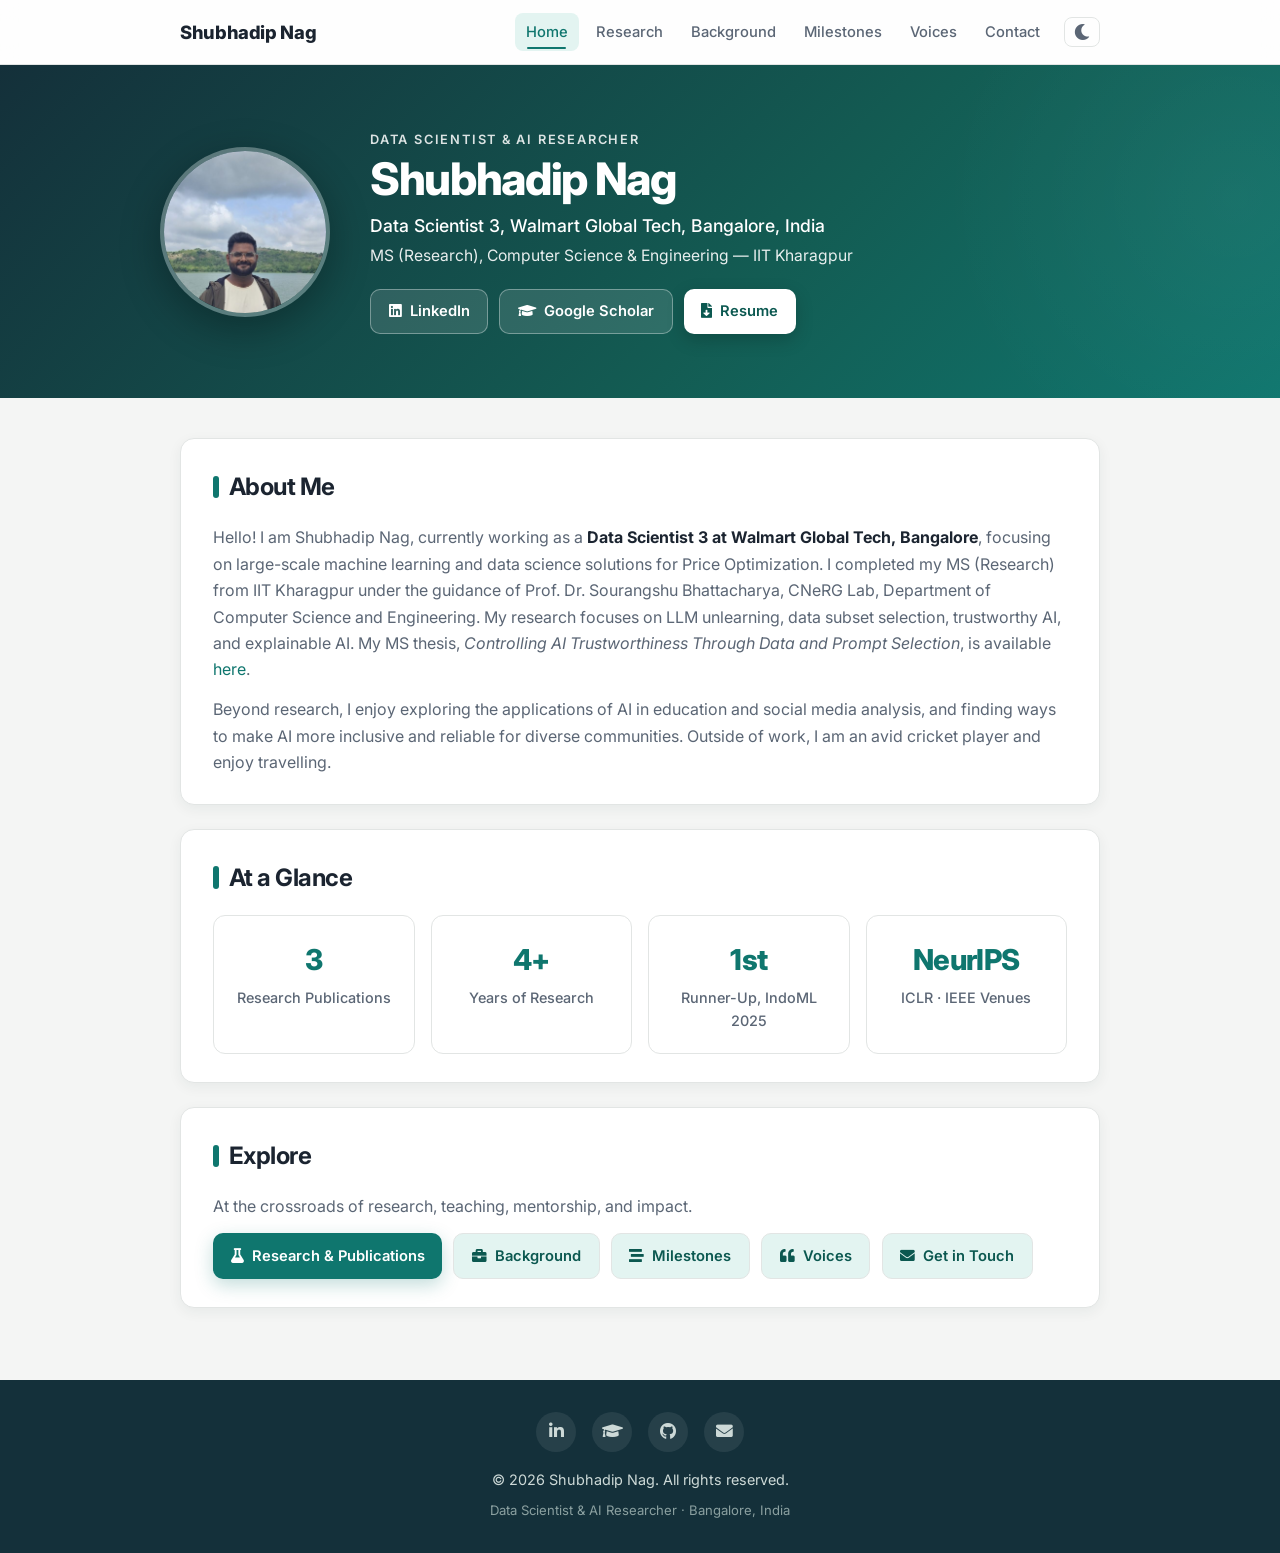
<file: index.html>
<!DOCTYPE html>
<html lang="en">
<head>
    <meta charset="UTF-8">
    <meta name="viewport" content="width=device-width, initial-scale=1.0">
    <meta name="description" content="Portfolio website of Shubhadip Nag, a researcher in trustworthy AI and LLMs">
    <meta property="og:title" content="Shubhadip Nag | Researcher Portfolio">
    <meta property="og:description" content="Research interests, publications, and projects by Shubhadip Nag.">
    <meta property="og:locale" content="en-US">
    <meta property="og:site_name" content="Shubhadip Nag Portfolio">
    <meta property="og:url" content="https://shubhadip-nag.github.io/">
    <title>Shubhadip Nag | Data Scientist &amp; AI Researcher</title>
    <link rel="icon" href="favicon.svg" type="image/svg+xml">
    <link rel="preconnect" href="https://fonts.googleapis.com">
    <link rel="preconnect" href="https://fonts.gstatic.com" crossorigin>
    <link href="https://fonts.googleapis.com/css2?family=Inter:wght@400;500;600;700;800&display=swap" rel="stylesheet">
    <link rel="stylesheet" href="styles.css">
    <link rel="stylesheet" href="https://cdnjs.cloudflare.com/ajax/libs/font-awesome/5.15.4/css/all.min.css">
</head>
<body>
    <header class="site-header">
        <nav class="navbar">
            <a href="index.html" class="brand">Shubhadip&nbsp;Nag</a>
            <button class="nav-toggle" aria-label="Toggle navigation" aria-expanded="false">
                <span></span><span></span><span></span>
            </button>
            <ul class="nav-links">
                <li><a href="index.html" class="active">Home</a></li>
                <li><a href="research.html">Research</a></li>
                <li><a href="experience.html">Background</a></li>
                <li><a href="updates.html">Milestones</a></li>
                <li><a href="voices.html">Voices</a></li>
                <li><a href="contact.html">Contact</a></li>
                <li><button class="theme-toggle" aria-label="Toggle dark mode"><i class="fas fa-moon"></i></button></li>
            </ul>
        </nav>
    </header>

    <section id="top" class="hero">
        <div class="hero-inner">
            <button class="hero-avatar-wrap" aria-label="View full profile photo">
                <img src="1000294205.jpeg" alt="Shubhadip Nag" class="hero-avatar">
            </button>
            <div class="hero-text">
                <p class="hero-eyebrow">Data Scientist &amp; AI Researcher</p>
                <h1>Shubhadip Nag</h1>
                <p class="hero-sub">Data Scientist 3, Walmart Global Tech, Bangalore, India</p>
                <p class="hero-meta">MS (Research), Computer Science &amp; Engineering — IIT Kharagpur</p>
                <div class="hero-actions">
                    <a href="https://www.linkedin.com/in/shubhadip-nag/" target="_blank" rel="noopener" class="btn btn-ghost"><i class="fab fa-linkedin"></i> LinkedIn</a>
                    <a href="https://scholar.google.co.in/citations?hl=en&user=Grn4T10AAAAJ" target="_blank" rel="noopener" class="btn btn-ghost"><i class="fas fa-graduation-cap"></i> Google Scholar</a>
                    <a href="https://drive.google.com/file/d/1IbJ4tIz2o__PlboD3hSdhM-VetRkE1Kq/view?usp=drivesdk" target="_blank" rel="noopener" class="btn btn-primary"><i class="fas fa-file-download"></i> Resume</a>
                </div>
            </div>
        </div>
    </section>

    <main>
        <section class="content-section">
            <h2>About Me</h2>
            <p>Hello! I am Shubhadip Nag, currently working as a <strong>Data Scientist 3 at Walmart Global Tech, Bangalore</strong>, focusing on large-scale machine learning and data science solutions for Price Optimization. I completed my MS (Research) from IIT Kharagpur under the guidance of Prof. Dr. Sourangshu Bhattacharya, CNeRG Lab, Department of Computer Science and Engineering. My research focuses on LLM unlearning, data subset selection, trustworthy AI, and explainable AI. My MS thesis, <em>Controlling AI Trustworthiness Through Data and Prompt Selection</em>, is available <a href="MS_thesis/Shubhadip_MS2026_final_Thesis.pdf" target="_blank" rel="noopener">here</a>.</p>
            <p>Beyond research, I enjoy exploring the applications of AI in education and social media analysis, and finding ways to make AI more inclusive and reliable for diverse communities. Outside of work, I am an avid cricket player and enjoy travelling.</p>
        </section>

        <section class="content-section">
            <h2>At a Glance</h2>
            <div class="highlight-grid">
                <div class="highlight"><div class="num">3</div><div class="label">Research Publications</div></div>
                <div class="highlight"><div class="num">4+</div><div class="label">Years of Research</div></div>
                <div class="highlight"><div class="num">1st</div><div class="label">Runner-Up, IndoML 2025</div></div>
                <div class="highlight"><div class="num">NeurIPS</div><div class="label">ICLR · IEEE Venues</div></div>
            </div>
        </section>

        <section class="content-section">
            <h2>Explore</h2>
            <p>At the crossroads of research, teaching, mentorship, and impact.</p>
            <div class="explore-links">
                <a href="research.html" class="btn btn-primary"><i class="fas fa-flask"></i> Research &amp; Publications</a>
                <a href="experience.html" class="btn btn-ghost"><i class="fas fa-briefcase"></i> Background</a>
                <a href="updates.html" class="btn btn-ghost"><i class="fas fa-stream"></i> Milestones</a>
                <a href="voices.html" class="btn btn-ghost"><i class="fas fa-quote-left"></i> Voices</a>
                <a href="contact.html" class="btn btn-ghost"><i class="fas fa-envelope"></i> Get in Touch</a>
            </div>
        </section>
    </main>

    <footer class="site-footer">
        <div class="footer-inner">
            <div class="footer-social">
                <a href="https://www.linkedin.com/in/shubhadip-nag/" target="_blank" rel="noopener" aria-label="LinkedIn"><i class="fab fa-linkedin-in"></i></a>
                <a href="https://scholar.google.co.in/citations?hl=en&user=Grn4T10AAAAJ" target="_blank" rel="noopener" aria-label="Google Scholar"><i class="fas fa-graduation-cap"></i></a>
                <a href="https://github.com/nagshubhadip" target="_blank" rel="noopener" aria-label="GitHub"><i class="fab fa-github"></i></a>
                <a href="mailto:shubhadipnag5555@gmail.com" aria-label="Email"><i class="fas fa-envelope"></i></a>
            </div>
            <p>&copy; 2026 Shubhadip Nag. All rights reserved.</p>
            <p class="footer-tagline">Data Scientist &amp; AI Researcher · Bangalore, India</p>
        </div>
    </footer>

    <button class="back-to-top" aria-label="Back to top"><i class="fas fa-arrow-up"></i></button>

    <div class="lightbox" id="lightbox" role="dialog" aria-modal="true" aria-label="Full profile photo" hidden>
        <button class="lightbox-close" aria-label="Close"><i class="fas fa-times"></i></button>
        <img src="1000294205.jpeg" alt="Shubhadip Nag" class="lightbox-img">
    </div>

    <script src="main.js"></script>
</body>
</html>
</file>
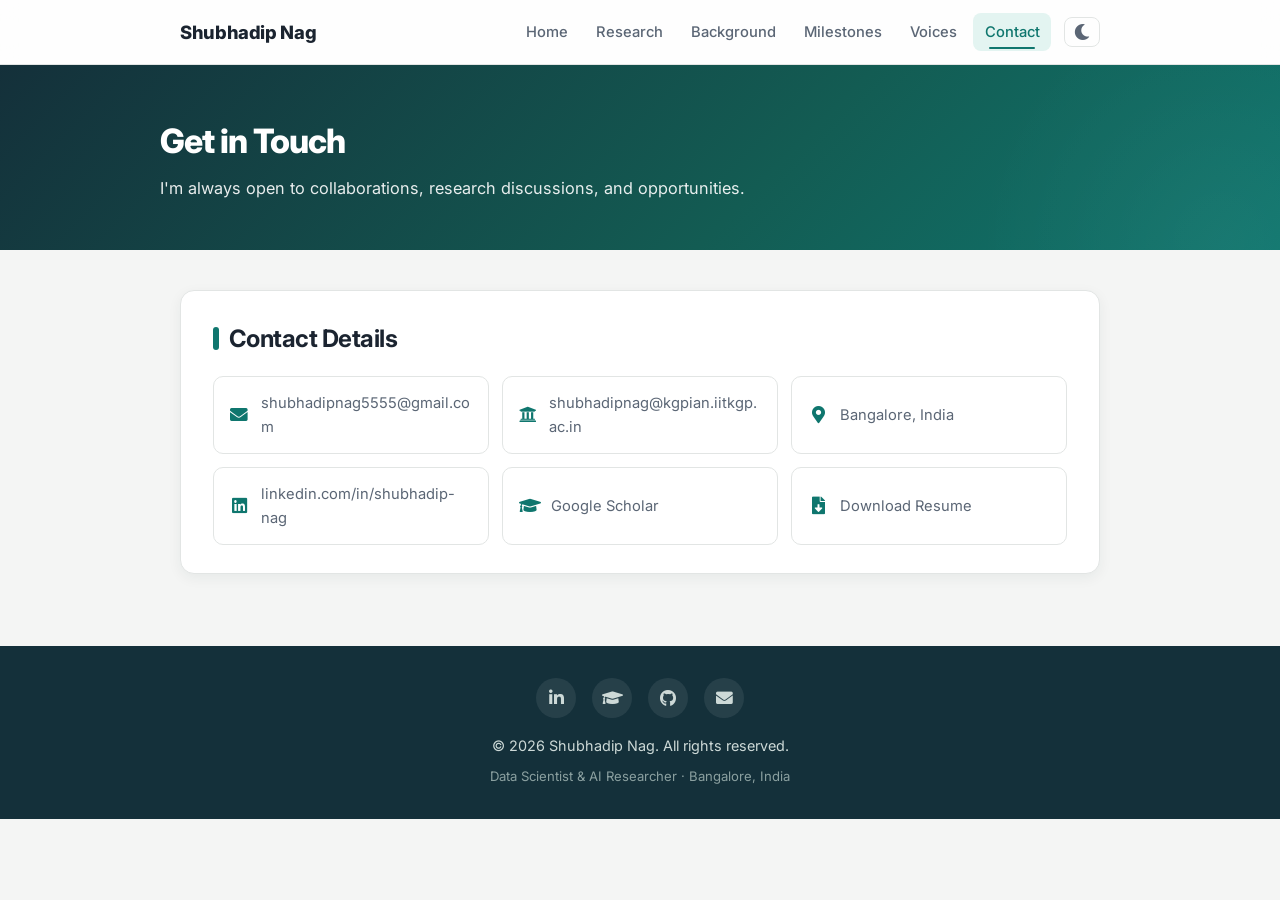
<file: contact.html>
<!DOCTYPE html>
<html lang="en">
<head>
    <meta charset="UTF-8">
    <meta name="viewport" content="width=device-width, initial-scale=1.0">
    <meta name="description" content="Get in touch with Shubhadip Nag.">
    <title>Contact | Shubhadip Nag</title>
    <link rel="icon" href="favicon.svg" type="image/svg+xml">
    <link rel="preconnect" href="https://fonts.googleapis.com">
    <link rel="preconnect" href="https://fonts.gstatic.com" crossorigin>
    <link href="https://fonts.googleapis.com/css2?family=Inter:wght@400;500;600;700;800&display=swap" rel="stylesheet">
    <link rel="stylesheet" href="styles.css">
    <link rel="stylesheet" href="https://cdnjs.cloudflare.com/ajax/libs/font-awesome/5.15.4/css/all.min.css">
</head>
<body>
    <header class="site-header">
        <nav class="navbar">
            <a href="index.html" class="brand">Shubhadip&nbsp;Nag</a>
            <button class="nav-toggle" aria-label="Toggle navigation" aria-expanded="false">
                <span></span><span></span><span></span>
            </button>
            <ul class="nav-links">
                <li><a href="index.html">Home</a></li>
                <li><a href="research.html">Research</a></li>
                <li><a href="experience.html">Background</a></li>
                <li><a href="updates.html">Milestones</a></li>
                <li><a href="voices.html">Voices</a></li>
                <li><a href="contact.html" class="active">Contact</a></li>
                <li><button class="theme-toggle" aria-label="Toggle dark mode"><i class="fas fa-moon"></i></button></li>
            </ul>
        </nav>
    </header>

    <section class="page-intro">
        <div class="page-intro-inner">
            <h1>Get in Touch</h1>
            <p>I'm always open to collaborations, research discussions, and opportunities.</p>
        </div>
    </section>

    <main>
        <section class="content-section">
            <h2>Contact Details</h2>
            <div class="contact-grid">
                <a href="mailto:shubhadipnag5555@gmail.com" class="contact-item"><i class="fas fa-envelope"></i><span>shubhadipnag5555@gmail.com</span></a>
                <a href="mailto:shubhadipnag@kgpian.iitkgp.ac.in" class="contact-item"><i class="fas fa-university"></i><span>shubhadipnag@kgpian.iitkgp.ac.in</span></a>
                <span class="contact-item"><i class="fas fa-map-marker-alt"></i><span>Bangalore, India</span></span>
                <a href="https://www.linkedin.com/in/shubhadip-nag/" target="_blank" rel="noopener" class="contact-item"><i class="fab fa-linkedin"></i><span>linkedin.com/in/shubhadip-nag</span></a>
                <a href="https://scholar.google.co.in/citations?hl=en&user=Grn4T10AAAAJ" target="_blank" rel="noopener" class="contact-item"><i class="fas fa-graduation-cap"></i><span>Google Scholar</span></a>
                <a href="https://drive.google.com/file/d/1IbJ4tIz2o__PlboD3hSdhM-VetRkE1Kq/view?usp=drivesdk" target="_blank" rel="noopener" class="contact-item"><i class="fas fa-file-download"></i><span>Download Resume</span></a>
            </div>
        </section>
    </main>

    <footer class="site-footer">
        <div class="footer-inner">
            <div class="footer-social">
                <a href="https://www.linkedin.com/in/shubhadip-nag/" target="_blank" rel="noopener" aria-label="LinkedIn"><i class="fab fa-linkedin-in"></i></a>
                <a href="https://scholar.google.co.in/citations?hl=en&user=Grn4T10AAAAJ" target="_blank" rel="noopener" aria-label="Google Scholar"><i class="fas fa-graduation-cap"></i></a>
                <a href="https://github.com/nagshubhadip" target="_blank" rel="noopener" aria-label="GitHub"><i class="fab fa-github"></i></a>
                <a href="mailto:shubhadipnag5555@gmail.com" aria-label="Email"><i class="fas fa-envelope"></i></a>
            </div>
            <p>&copy; 2026 Shubhadip Nag. All rights reserved.</p>
            <p class="footer-tagline">Data Scientist &amp; AI Researcher · Bangalore, India</p>
        </div>
    </footer>

    <button class="back-to-top" aria-label="Back to top"><i class="fas fa-arrow-up"></i></button>

    <script src="main.js"></script>
</body>
</html>
</file>
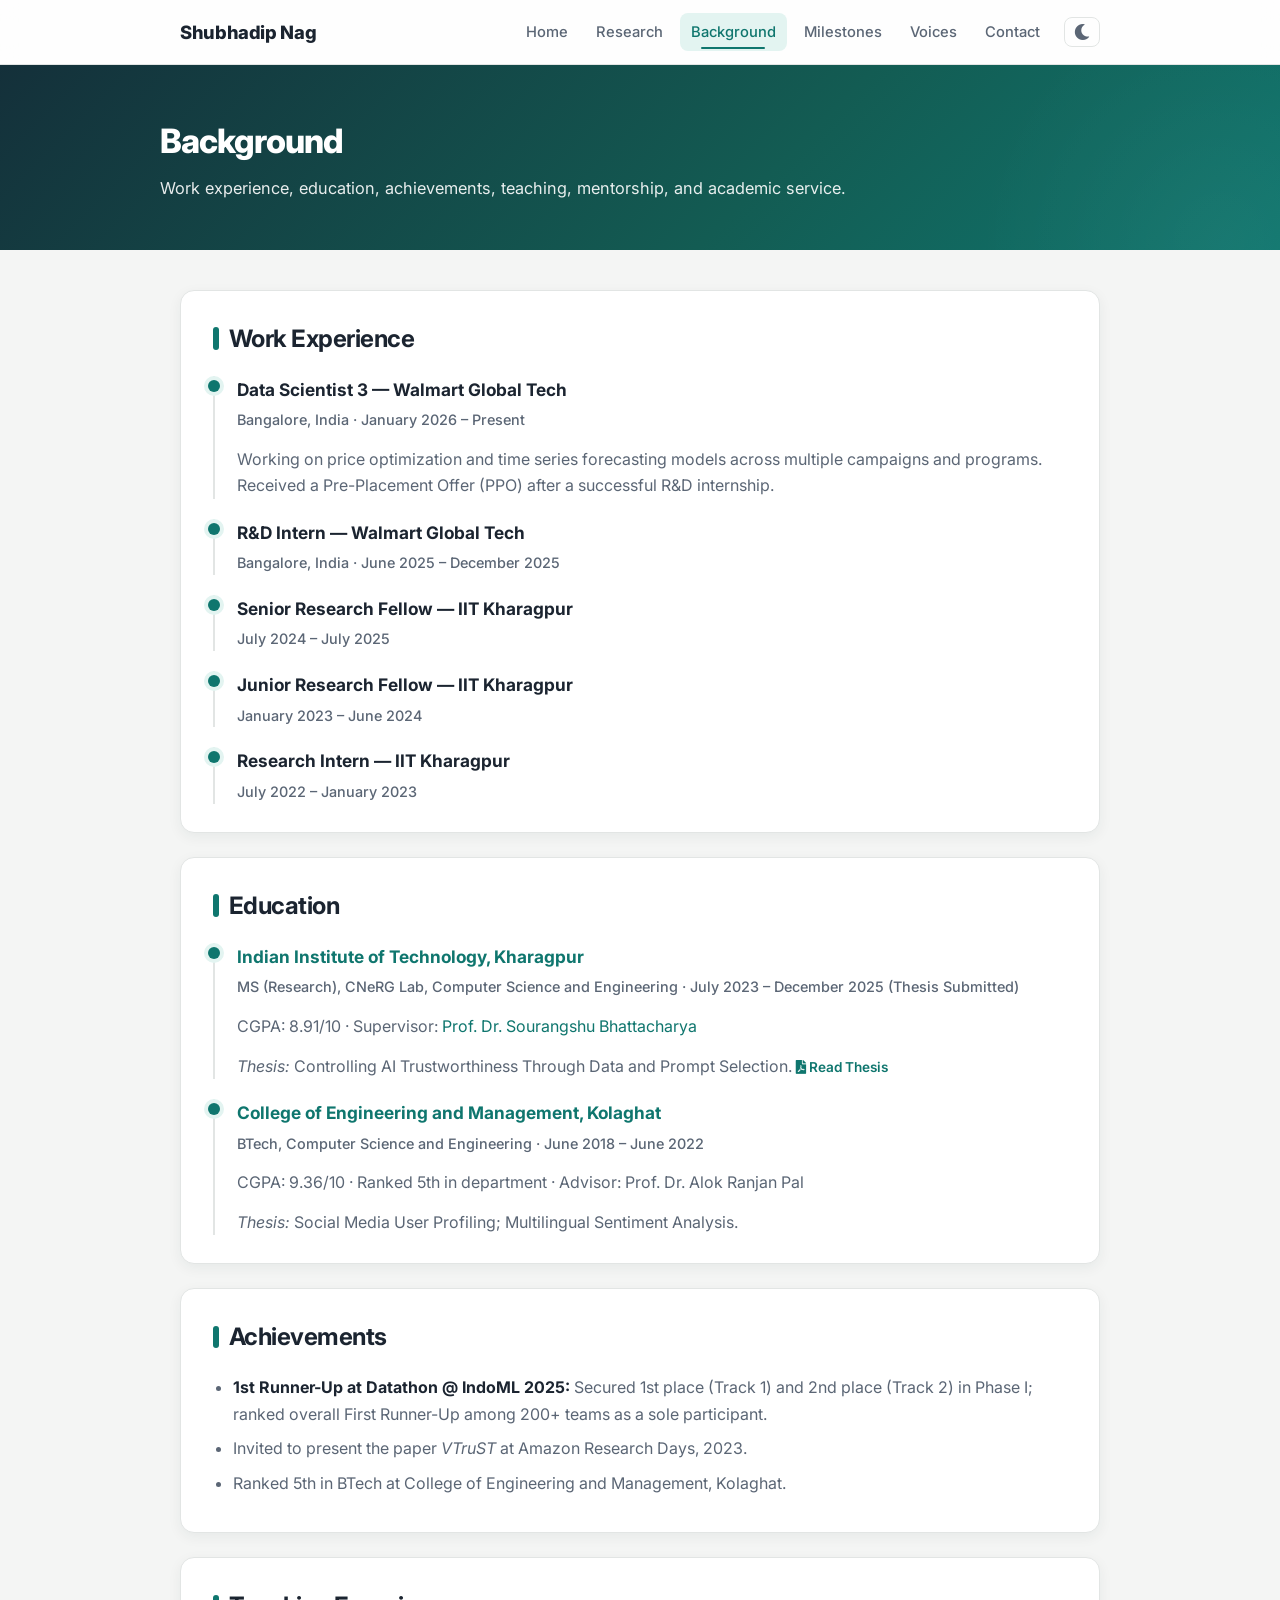
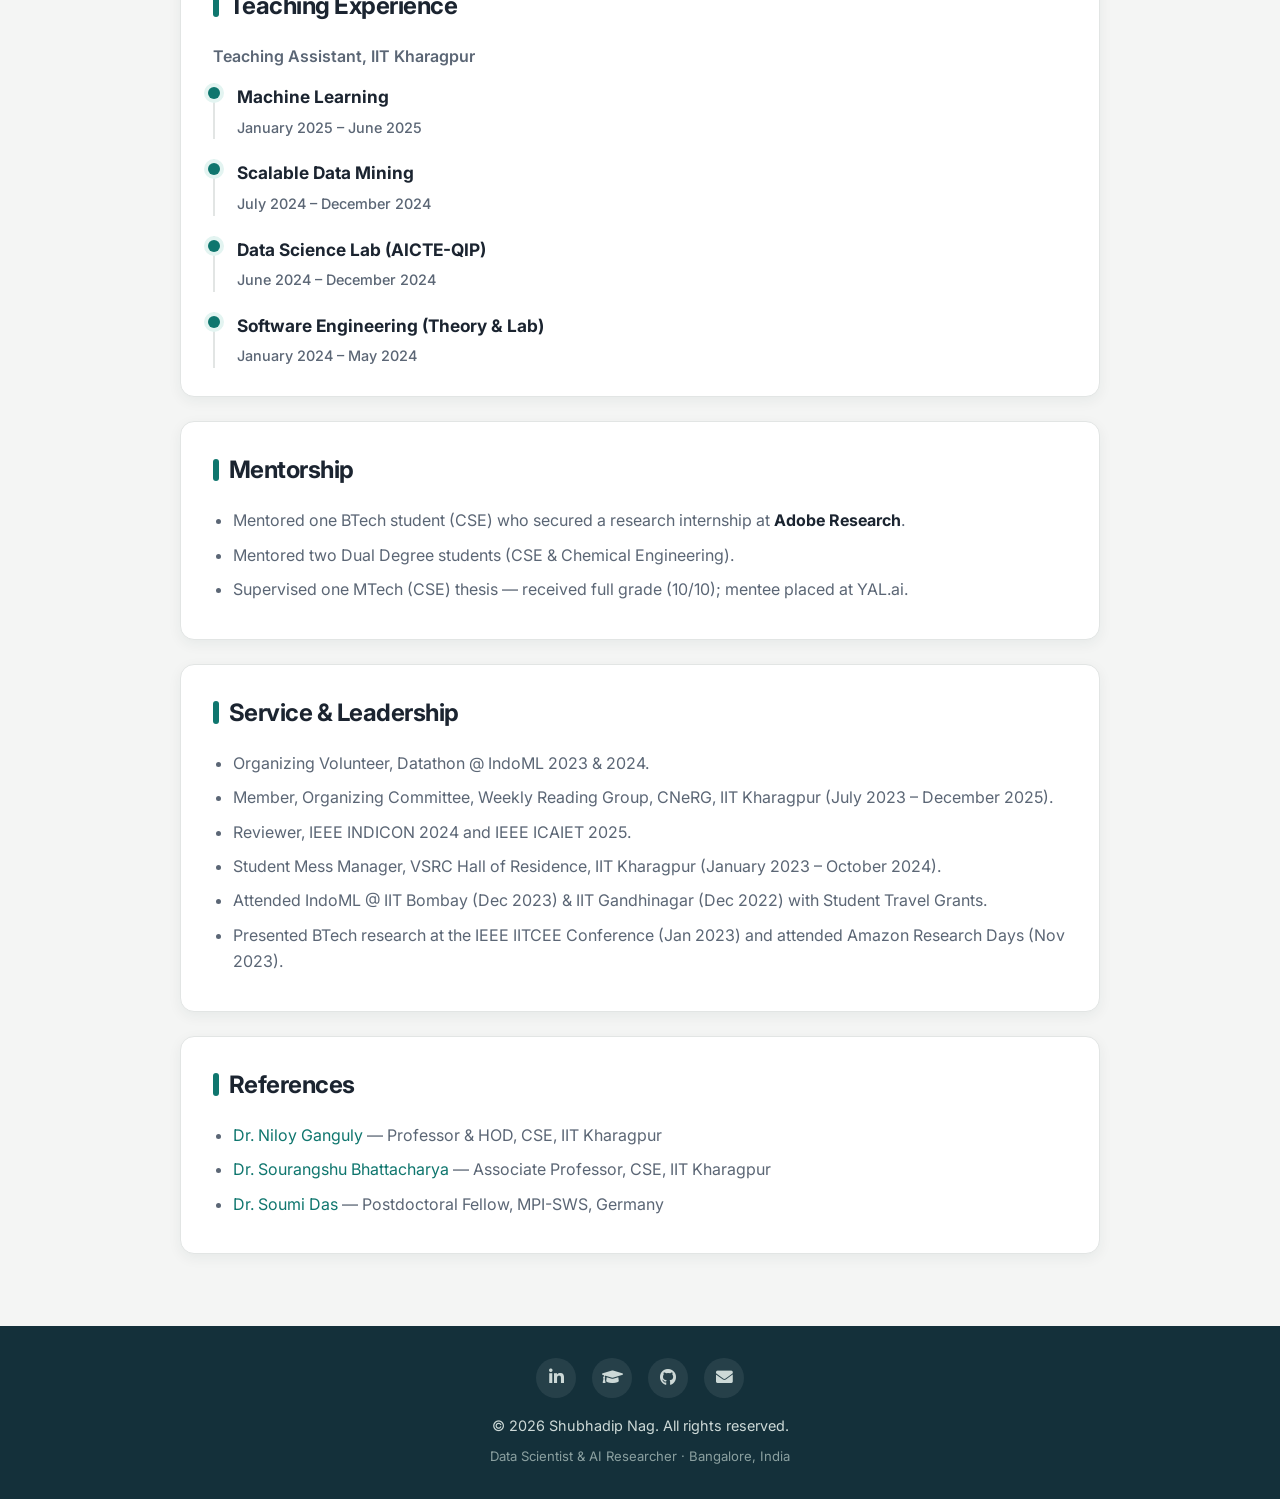
<file: experience.html>
<!DOCTYPE html>
<html lang="en">
<head>
    <meta charset="UTF-8">
    <meta name="viewport" content="width=device-width, initial-scale=1.0">
    <meta name="description" content="Education, work experience, and achievements of Shubhadip Nag.">
    <title>Experience | Shubhadip Nag</title>
    <link rel="icon" href="favicon.svg" type="image/svg+xml">
    <link rel="preconnect" href="https://fonts.googleapis.com">
    <link rel="preconnect" href="https://fonts.gstatic.com" crossorigin>
    <link href="https://fonts.googleapis.com/css2?family=Inter:wght@400;500;600;700;800&display=swap" rel="stylesheet">
    <link rel="stylesheet" href="styles.css">
    <link rel="stylesheet" href="https://cdnjs.cloudflare.com/ajax/libs/font-awesome/5.15.4/css/all.min.css">
</head>
<body>
    <header class="site-header">
        <nav class="navbar">
            <a href="index.html" class="brand">Shubhadip&nbsp;Nag</a>
            <button class="nav-toggle" aria-label="Toggle navigation" aria-expanded="false">
                <span></span><span></span><span></span>
            </button>
            <ul class="nav-links">
                <li><a href="index.html">Home</a></li>
                <li><a href="research.html">Research</a></li>
                <li><a href="experience.html" class="active">Background</a></li>
                <li><a href="updates.html">Milestones</a></li>
                <li><a href="voices.html">Voices</a></li>
                <li><a href="contact.html">Contact</a></li>
                <li><button class="theme-toggle" aria-label="Toggle dark mode"><i class="fas fa-moon"></i></button></li>
            </ul>
        </nav>
    </header>

    <section class="page-intro">
        <div class="page-intro-inner">
            <h1>Background</h1>
            <p>Work experience, education, achievements, teaching, mentorship, and academic service.</p>
        </div>
    </section>

    <main>
        <section class="content-section">
            <h2>Work Experience</h2>
            <div class="timeline">
                <div class="timeline-item">
                    <h3>Data Scientist 3 — Walmart Global Tech</h3>
                    <p class="timeline-meta">Bangalore, India · January 2026 – Present</p>
                    <p>Working on price optimization and time series forecasting models across multiple campaigns and programs. Received a Pre-Placement Offer (PPO) after a successful R&amp;D internship.</p>
                </div>
                <div class="timeline-item">
                    <h3>R&amp;D Intern — Walmart Global Tech</h3>
                    <p class="timeline-meta">Bangalore, India · June 2025 – December 2025</p>
                </div>
                <div class="timeline-item">
                    <h3>Senior Research Fellow — IIT Kharagpur</h3>
                    <p class="timeline-meta">July 2024 – July 2025</p>
                </div>
                <div class="timeline-item">
                    <h3>Junior Research Fellow — IIT Kharagpur</h3>
                    <p class="timeline-meta">January 2023 – June 2024</p>
                </div>
                <div class="timeline-item">
                    <h3>Research Intern — IIT Kharagpur</h3>
                    <p class="timeline-meta">July 2022 – January 2023</p>
                </div>
            </div>
        </section>

        <section class="content-section">
            <h2>Education</h2>
            <div class="timeline">
                <div class="timeline-item">
                    <h3><a href="https://www.iitkgp.ac.in/" target="_blank" rel="noopener">Indian Institute of Technology, Kharagpur</a></h3>
                    <p class="timeline-meta">MS (Research), CNeRG Lab, Computer Science and Engineering · July 2023 – December 2025 (Thesis Submitted)</p>
                    <p>CGPA: 8.91/10 · Supervisor: <a href="https://cse.iitkgp.ac.in/~sourangshu/" target="_blank" rel="noopener">Prof. Dr. Sourangshu Bhattacharya</a></p>
                    <p><em>Thesis:</em> Controlling AI Trustworthiness Through Data and Prompt Selection. <a href="MS_thesis/Shubhadip_MS2026_final_Thesis.pdf" target="_blank" rel="noopener" class="pub-links"><i class="fas fa-file-pdf"></i> Read Thesis</a></p>
                </div>
                <div class="timeline-item">
                    <h3><a href="https://cemkolaghat.org/" target="_blank" rel="noopener">College of Engineering and Management, Kolaghat</a></h3>
                    <p class="timeline-meta">BTech, Computer Science and Engineering · June 2018 – June 2022</p>
                    <p>CGPA: 9.36/10 · Ranked 5th in department · Advisor: Prof. Dr. Alok Ranjan Pal</p>
                    <p><em>Thesis:</em> Social Media User Profiling; Multilingual Sentiment Analysis.</p>
                </div>
            </div>
        </section>

        <section class="content-section">
            <h2>Achievements</h2>
            <ul>
                <li><strong>1st Runner-Up at Datathon @ IndoML 2025:</strong> Secured 1st place (Track 1) and 2nd place (Track 2) in Phase I; ranked overall First Runner-Up among 200+ teams as a sole participant.</li>
                <li>Invited to present the paper <em>VTruST</em> at Amazon Research Days, 2023.</li>
                <li>Ranked 5th in BTech at College of Engineering and Management, Kolaghat.</li>
            </ul>
        </section>

        <section class="content-section">
            <h2>Teaching Experience</h2>
            <p class="section-lead">Teaching Assistant, IIT Kharagpur</p>
            <div class="timeline">
                <div class="timeline-item">
                    <h3>Machine Learning</h3>
                    <p class="timeline-meta">January 2025 – June 2025</p>
                </div>
                <div class="timeline-item">
                    <h3>Scalable Data Mining</h3>
                    <p class="timeline-meta">July 2024 – December 2024</p>
                </div>
                <div class="timeline-item">
                    <h3>Data Science Lab (AICTE-QIP)</h3>
                    <p class="timeline-meta">June 2024 – December 2024</p>
                </div>
                <div class="timeline-item">
                    <h3>Software Engineering (Theory &amp; Lab)</h3>
                    <p class="timeline-meta">January 2024 – May 2024</p>
                </div>
            </div>
        </section>

        <section class="content-section">
            <h2>Mentorship</h2>
            <ul>
                <li>Mentored one BTech student (CSE) who secured a research internship at <strong>Adobe Research</strong>.</li>
                <li>Mentored two Dual Degree students (CSE &amp; Chemical Engineering).</li>
                <li>Supervised one MTech (CSE) thesis — received full grade (10/10); mentee placed at YAL.ai.</li>
            </ul>
        </section>

        <section class="content-section">
            <h2>Service &amp; Leadership</h2>
            <ul>
                <li>Organizing Volunteer, Datathon @ IndoML 2023 &amp; 2024.</li>
                <li>Member, Organizing Committee, Weekly Reading Group, CNeRG, IIT Kharagpur (July 2023 – December 2025).</li>
                <li>Reviewer, IEEE INDICON 2024 and IEEE ICAIET 2025.</li>
                <li>Student Mess Manager, VSRC Hall of Residence, IIT Kharagpur (January 2023 – October 2024).</li>
                <li>Attended IndoML @ IIT Bombay (Dec 2023) &amp; IIT Gandhinagar (Dec 2022) with Student Travel Grants.</li>
                <li>Presented BTech research at the IEEE IITCEE Conference (Jan 2023) and attended Amazon Research Days (Nov 2023).</li>
            </ul>
        </section>

        <section class="content-section">
            <h2>References</h2>
            <ul>
                <li><a href="https://www.iitkgp.ac.in/department/CS/faculty/cs-niloy" target="_blank" rel="noopener">Dr. Niloy Ganguly</a> — Professor &amp; HOD, CSE, IIT Kharagpur</li>
                <li><a href="https://cse.iitkgp.ac.in/~sourangshu/" target="_blank" rel="noopener">Dr. Sourangshu Bhattacharya</a> — Associate Professor, CSE, IIT Kharagpur</li>
                <li><a href="https://soumidas.github.io/" target="_blank" rel="noopener">Dr. Soumi Das</a> — Postdoctoral Fellow, MPI-SWS, Germany</li>
            </ul>
        </section>
    </main>

    <footer class="site-footer">
        <div class="footer-inner">
            <div class="footer-social">
                <a href="https://www.linkedin.com/in/shubhadip-nag/" target="_blank" rel="noopener" aria-label="LinkedIn"><i class="fab fa-linkedin-in"></i></a>
                <a href="https://scholar.google.co.in/citations?hl=en&user=Grn4T10AAAAJ" target="_blank" rel="noopener" aria-label="Google Scholar"><i class="fas fa-graduation-cap"></i></a>
                <a href="https://github.com/nagshubhadip" target="_blank" rel="noopener" aria-label="GitHub"><i class="fab fa-github"></i></a>
                <a href="mailto:shubhadipnag5555@gmail.com" aria-label="Email"><i class="fas fa-envelope"></i></a>
            </div>
            <p>&copy; 2026 Shubhadip Nag. All rights reserved.</p>
            <p class="footer-tagline">Data Scientist &amp; AI Researcher · Bangalore, India</p>
        </div>
    </footer>

    <button class="back-to-top" aria-label="Back to top"><i class="fas fa-arrow-up"></i></button>

    <script src="main.js"></script>
</body>
</html>
</file>
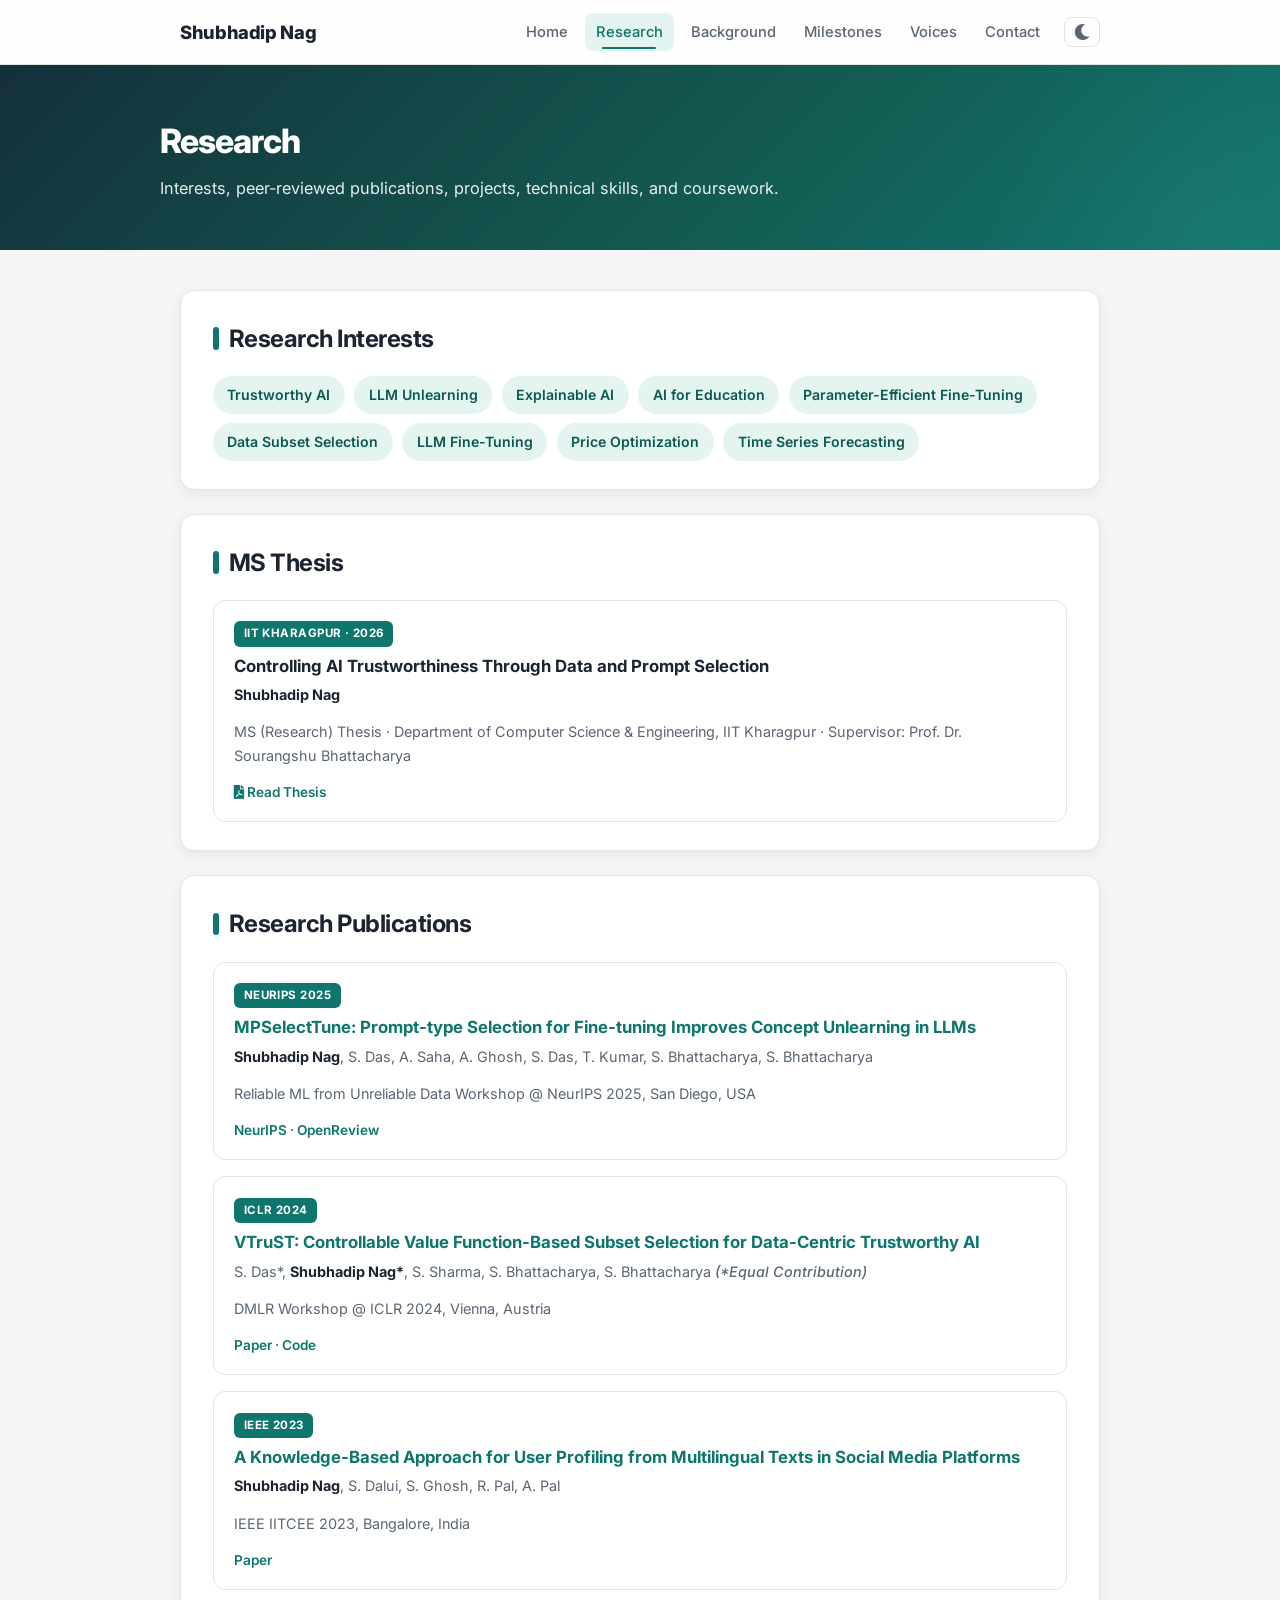
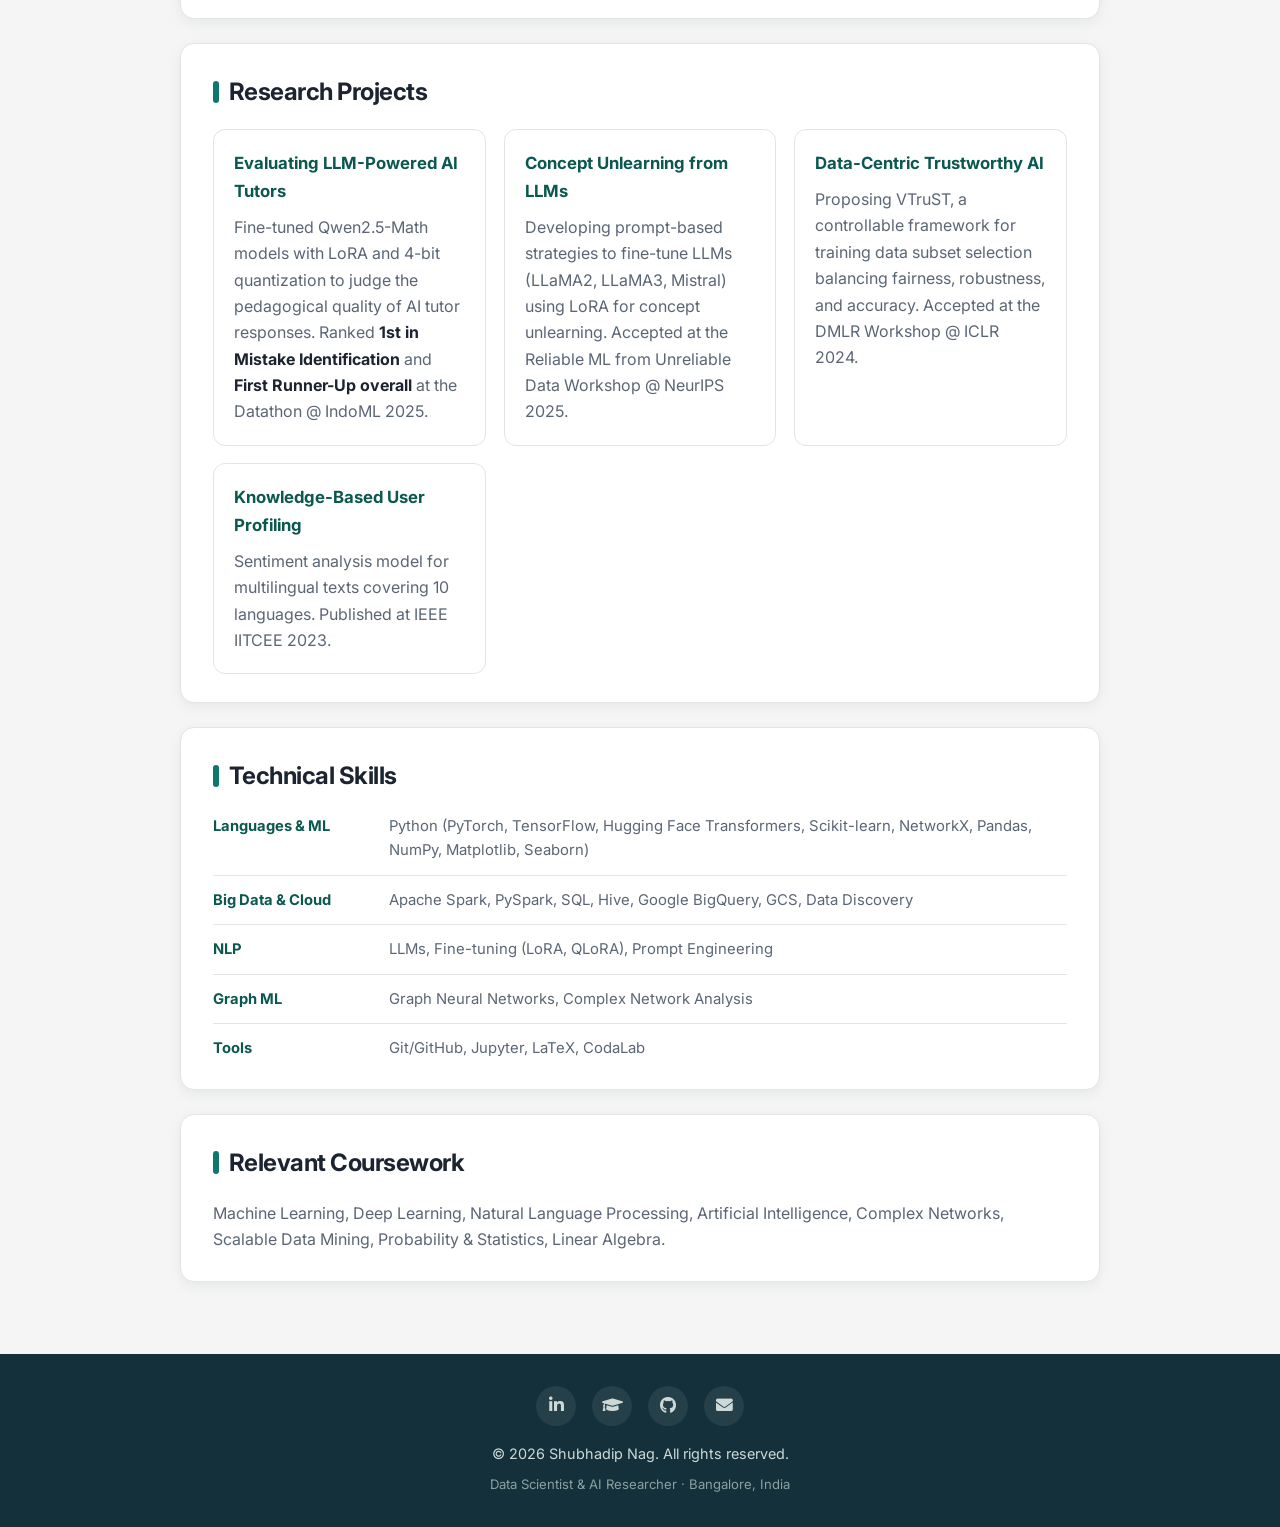
<file: research.html>
<!DOCTYPE html>
<html lang="en">
<head>
    <meta charset="UTF-8">
    <meta name="viewport" content="width=device-width, initial-scale=1.0">
    <meta name="description" content="Research interests, publications, and projects by Shubhadip Nag.">
    <title>Research | Shubhadip Nag</title>
    <link rel="icon" href="favicon.svg" type="image/svg+xml">
    <link rel="preconnect" href="https://fonts.googleapis.com">
    <link rel="preconnect" href="https://fonts.gstatic.com" crossorigin>
    <link href="https://fonts.googleapis.com/css2?family=Inter:wght@400;500;600;700;800&display=swap" rel="stylesheet">
    <link rel="stylesheet" href="styles.css">
    <link rel="stylesheet" href="https://cdnjs.cloudflare.com/ajax/libs/font-awesome/5.15.4/css/all.min.css">
</head>
<body>
    <header class="site-header">
        <nav class="navbar">
            <a href="index.html" class="brand">Shubhadip&nbsp;Nag</a>
            <button class="nav-toggle" aria-label="Toggle navigation" aria-expanded="false">
                <span></span><span></span><span></span>
            </button>
            <ul class="nav-links">
                <li><a href="index.html">Home</a></li>
                <li><a href="research.html" class="active">Research</a></li>
                <li><a href="experience.html">Background</a></li>
                <li><a href="updates.html">Milestones</a></li>
                <li><a href="voices.html">Voices</a></li>
                <li><a href="contact.html">Contact</a></li>
                <li><button class="theme-toggle" aria-label="Toggle dark mode"><i class="fas fa-moon"></i></button></li>
            </ul>
        </nav>
    </header>

    <section class="page-intro">
        <div class="page-intro-inner">
            <h1>Research</h1>
            <p>Interests, peer-reviewed publications, projects, technical skills, and coursework.</p>
        </div>
    </section>

    <main>
        <section class="content-section">
            <h2>Research Interests</h2>
            <div class="tag-list">
                <span class="tag">Trustworthy AI</span>
                <span class="tag">LLM Unlearning</span>
                <span class="tag">Explainable AI</span>
                <span class="tag">AI for Education</span>
                <span class="tag">Parameter-Efficient Fine-Tuning</span>
                <span class="tag">Data Subset Selection</span>
                <span class="tag">LLM Fine-Tuning</span>
                <span class="tag">Price Optimization</span>
                <span class="tag">Time Series Forecasting</span>
            </div>
        </section>

        <section class="content-section">
            <h2>MS Thesis</h2>
            <div class="pub-list">
                <article class="pub-item">
                    <span class="venue-badge">IIT Kharagpur · 2026</span>
                    <h3>Controlling AI Trustworthiness Through Data and Prompt Selection</h3>
                    <p class="pub-authors"><strong>Shubhadip Nag</strong></p>
                    <p class="pub-venue">MS (Research) Thesis · Department of Computer Science &amp; Engineering, IIT Kharagpur · Supervisor: Prof. Dr. Sourangshu Bhattacharya</p>
                    <p class="pub-links"><a href="MS_thesis/Shubhadip_MS2026_final_Thesis.pdf" target="_blank" rel="noopener"><i class="fas fa-file-pdf"></i> Read Thesis</a></p>
                </article>
            </div>
        </section>

        <section class="content-section">
            <h2>Research Publications</h2>
            <div class="pub-list">
                <article class="pub-item">
                    <span class="venue-badge">NeurIPS 2025</span>
                    <h3><a href="https://openreview.net/forum?id=Jk8sOL97Tg#discussion" target="_blank" rel="noopener">MPSelectTune: Prompt-type Selection for Fine-tuning Improves Concept Unlearning in LLMs</a></h3>
                    <p class="pub-authors"><strong>Shubhadip Nag</strong>, S. Das, A. Saha, A. Ghosh, S. Das, T. Kumar, S. Bhattacharya, S. Bhattacharya</p>
                    <p class="pub-venue">Reliable ML from Unreliable Data Workshop @ NeurIPS 2025, San Diego, USA</p>
                    <p class="pub-links"><a href="https://neurips.cc/virtual/2025/loc/san-diego/125222" target="_blank" rel="noopener">NeurIPS</a> · <a href="https://openreview.net/forum?id=Jk8sOL97Tg#discussion" target="_blank" rel="noopener">OpenReview</a></p>
                </article>
                <article class="pub-item">
                    <span class="venue-badge">ICLR 2024</span>
                    <h3><a href="https://arxiv.org/abs/2403.05174" target="_blank" rel="noopener">VTruST: Controllable Value Function-Based Subset Selection for Data-Centric Trustworthy AI</a></h3>
                    <p class="pub-authors">S. Das*, <strong>Shubhadip Nag*</strong>, S. Sharma, S. Bhattacharya, S. Bhattacharya <span class="pub-note">(*Equal Contribution)</span></p>
                    <p class="pub-venue">DMLR Workshop @ ICLR 2024, Vienna, Austria</p>
                    <p class="pub-links"><a href="https://arxiv.org/abs/2403.05174" target="_blank" rel="noopener">Paper</a> · <a href="https://github.com/dmlr-vtrust/VTruST" target="_blank" rel="noopener">Code</a></p>
                </article>
                <article class="pub-item">
                    <span class="venue-badge">IEEE 2023</span>
                    <h3><a href="https://ieeexplore.ieee.org/document/10090911" target="_blank" rel="noopener">A Knowledge-Based Approach for User Profiling from Multilingual Texts in Social Media Platforms</a></h3>
                    <p class="pub-authors"><strong>Shubhadip Nag</strong>, S. Dalui, S. Ghosh, R. Pal, A. Pal</p>
                    <p class="pub-venue">IEEE IITCEE 2023, Bangalore, India</p>
                    <p class="pub-links"><a href="https://ieeexplore.ieee.org/document/10090911" target="_blank" rel="noopener">Paper</a></p>
                </article>
            </div>
        </section>

        <section class="content-section">
            <h2>Research Projects</h2>
            <div class="card-grid">
                <article class="card">
                    <h3>Evaluating LLM-Powered AI Tutors</h3>
                    <p>Fine-tuned Qwen2.5-Math models with LoRA and 4-bit quantization to judge the pedagogical quality of AI tutor responses. Ranked <strong>1st in Mistake Identification</strong> and <strong>First Runner-Up overall</strong> at the Datathon @ IndoML 2025.</p>
                </article>
                <article class="card">
                    <h3>Concept Unlearning from LLMs</h3>
                    <p>Developing prompt-based strategies to fine-tune LLMs (LLaMA2, LLaMA3, Mistral) using LoRA for concept unlearning. Accepted at the Reliable ML from Unreliable Data Workshop @ NeurIPS 2025.</p>
                </article>
                <article class="card">
                    <h3>Data-Centric Trustworthy AI</h3>
                    <p>Proposing VTruST, a controllable framework for training data subset selection balancing fairness, robustness, and accuracy. Accepted at the DMLR Workshop @ ICLR 2024.</p>
                </article>
                <article class="card">
                    <h3>Knowledge-Based User Profiling</h3>
                    <p>Sentiment analysis model for multilingual texts covering 10 languages. Published at IEEE IITCEE 2023.</p>
                </article>
            </div>
        </section>

        <section class="content-section">
            <h2>Technical Skills</h2>
            <div class="skills-list">
                <div class="skill-row"><span class="skill-label">Languages &amp; ML</span><span>Python (PyTorch, TensorFlow, Hugging Face Transformers, Scikit-learn, NetworkX, Pandas, NumPy, Matplotlib, Seaborn)</span></div>
                <div class="skill-row"><span class="skill-label">Big Data &amp; Cloud</span><span>Apache Spark, PySpark, SQL, Hive, Google BigQuery, GCS, Data Discovery</span></div>
                <div class="skill-row"><span class="skill-label">NLP</span><span>LLMs, Fine-tuning (LoRA, QLoRA), Prompt Engineering</span></div>
                <div class="skill-row"><span class="skill-label">Graph ML</span><span>Graph Neural Networks, Complex Network Analysis</span></div>
                <div class="skill-row"><span class="skill-label">Tools</span><span>Git/GitHub, Jupyter, LaTeX, CodaLab</span></div>
            </div>
        </section>

        <section class="content-section">
            <h2>Relevant Coursework</h2>
            <p>Machine Learning, Deep Learning, Natural Language Processing, Artificial Intelligence, Complex Networks, Scalable Data Mining, Probability &amp; Statistics, Linear Algebra.</p>
        </section>
    </main>

    <footer class="site-footer">
        <div class="footer-inner">
            <div class="footer-social">
                <a href="https://www.linkedin.com/in/shubhadip-nag/" target="_blank" rel="noopener" aria-label="LinkedIn"><i class="fab fa-linkedin-in"></i></a>
                <a href="https://scholar.google.co.in/citations?hl=en&user=Grn4T10AAAAJ" target="_blank" rel="noopener" aria-label="Google Scholar"><i class="fas fa-graduation-cap"></i></a>
                <a href="https://github.com/nagshubhadip" target="_blank" rel="noopener" aria-label="GitHub"><i class="fab fa-github"></i></a>
                <a href="mailto:shubhadipnag5555@gmail.com" aria-label="Email"><i class="fas fa-envelope"></i></a>
            </div>
            <p>&copy; 2026 Shubhadip Nag. All rights reserved.</p>
            <p class="footer-tagline">Data Scientist &amp; AI Researcher · Bangalore, India</p>
        </div>
    </footer>

    <button class="back-to-top" aria-label="Back to top"><i class="fas fa-arrow-up"></i></button>

    <script src="main.js"></script>
</body>
</html>
</file>
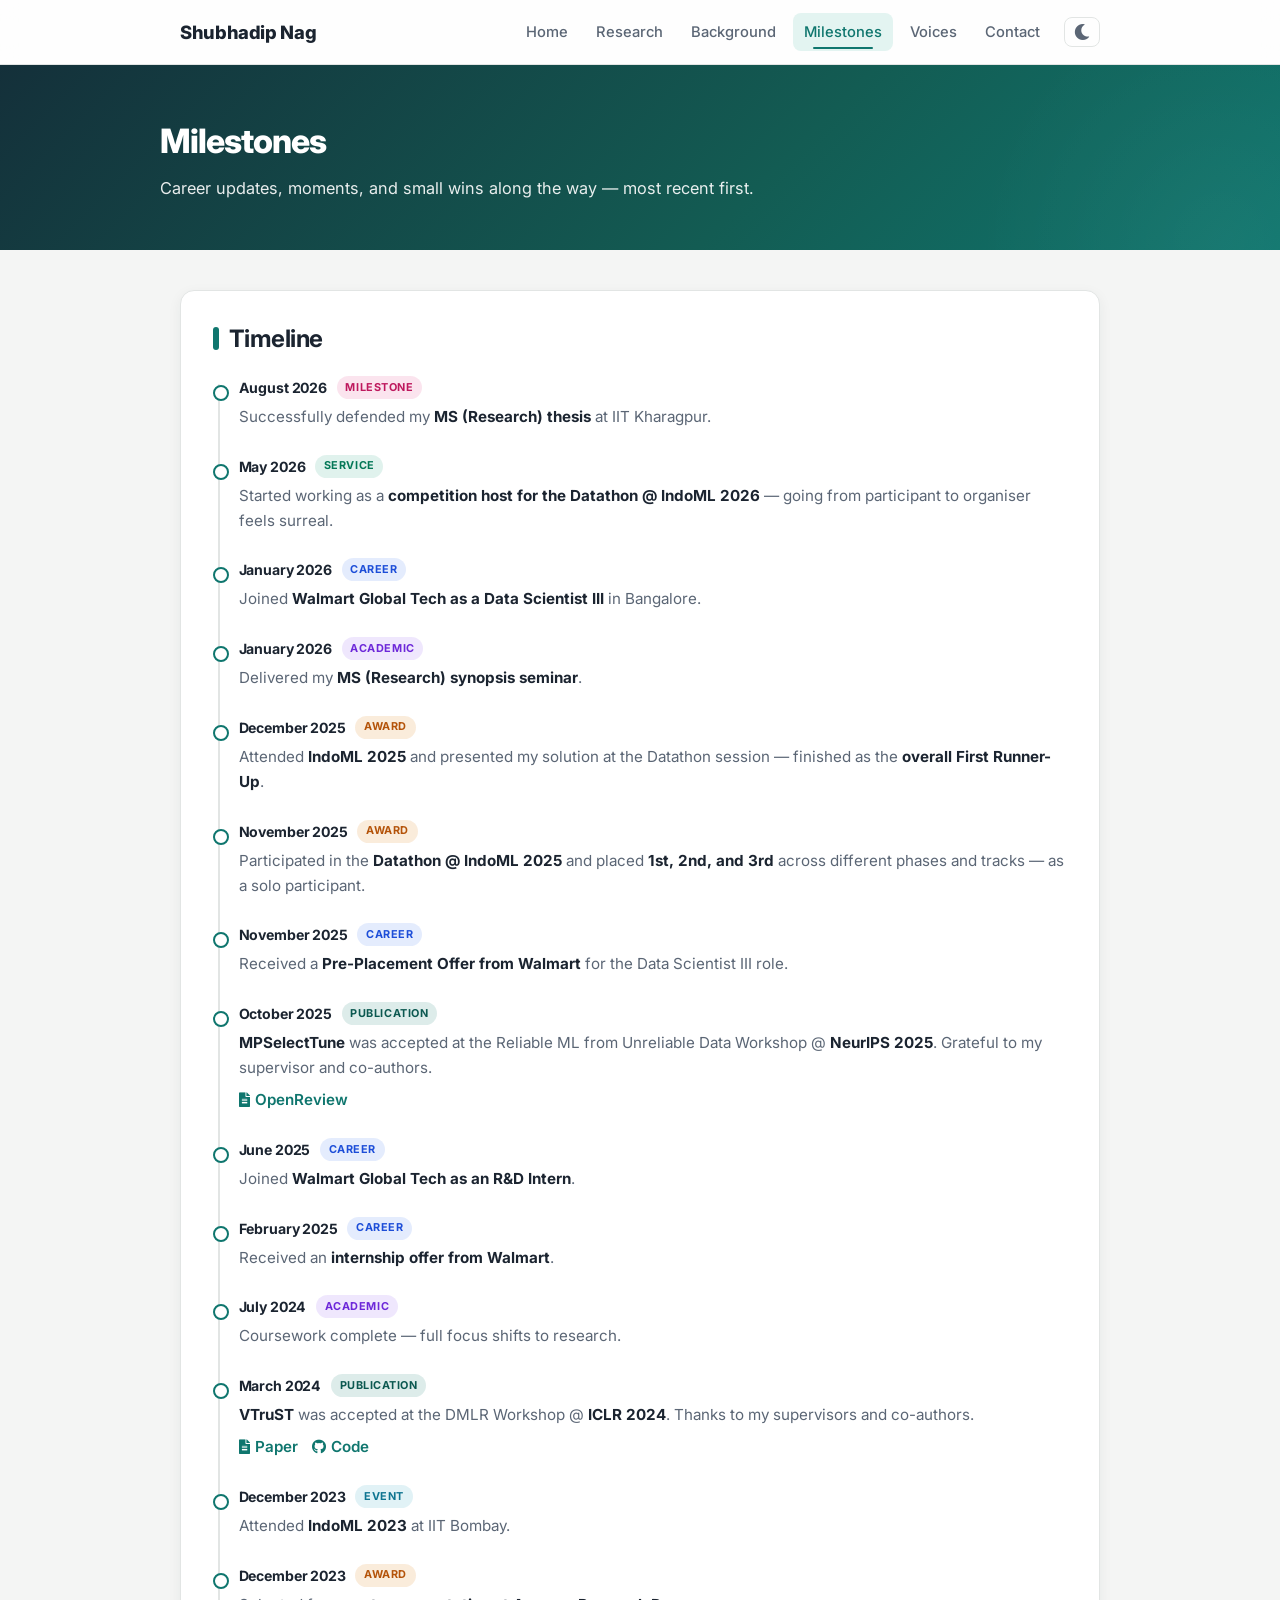
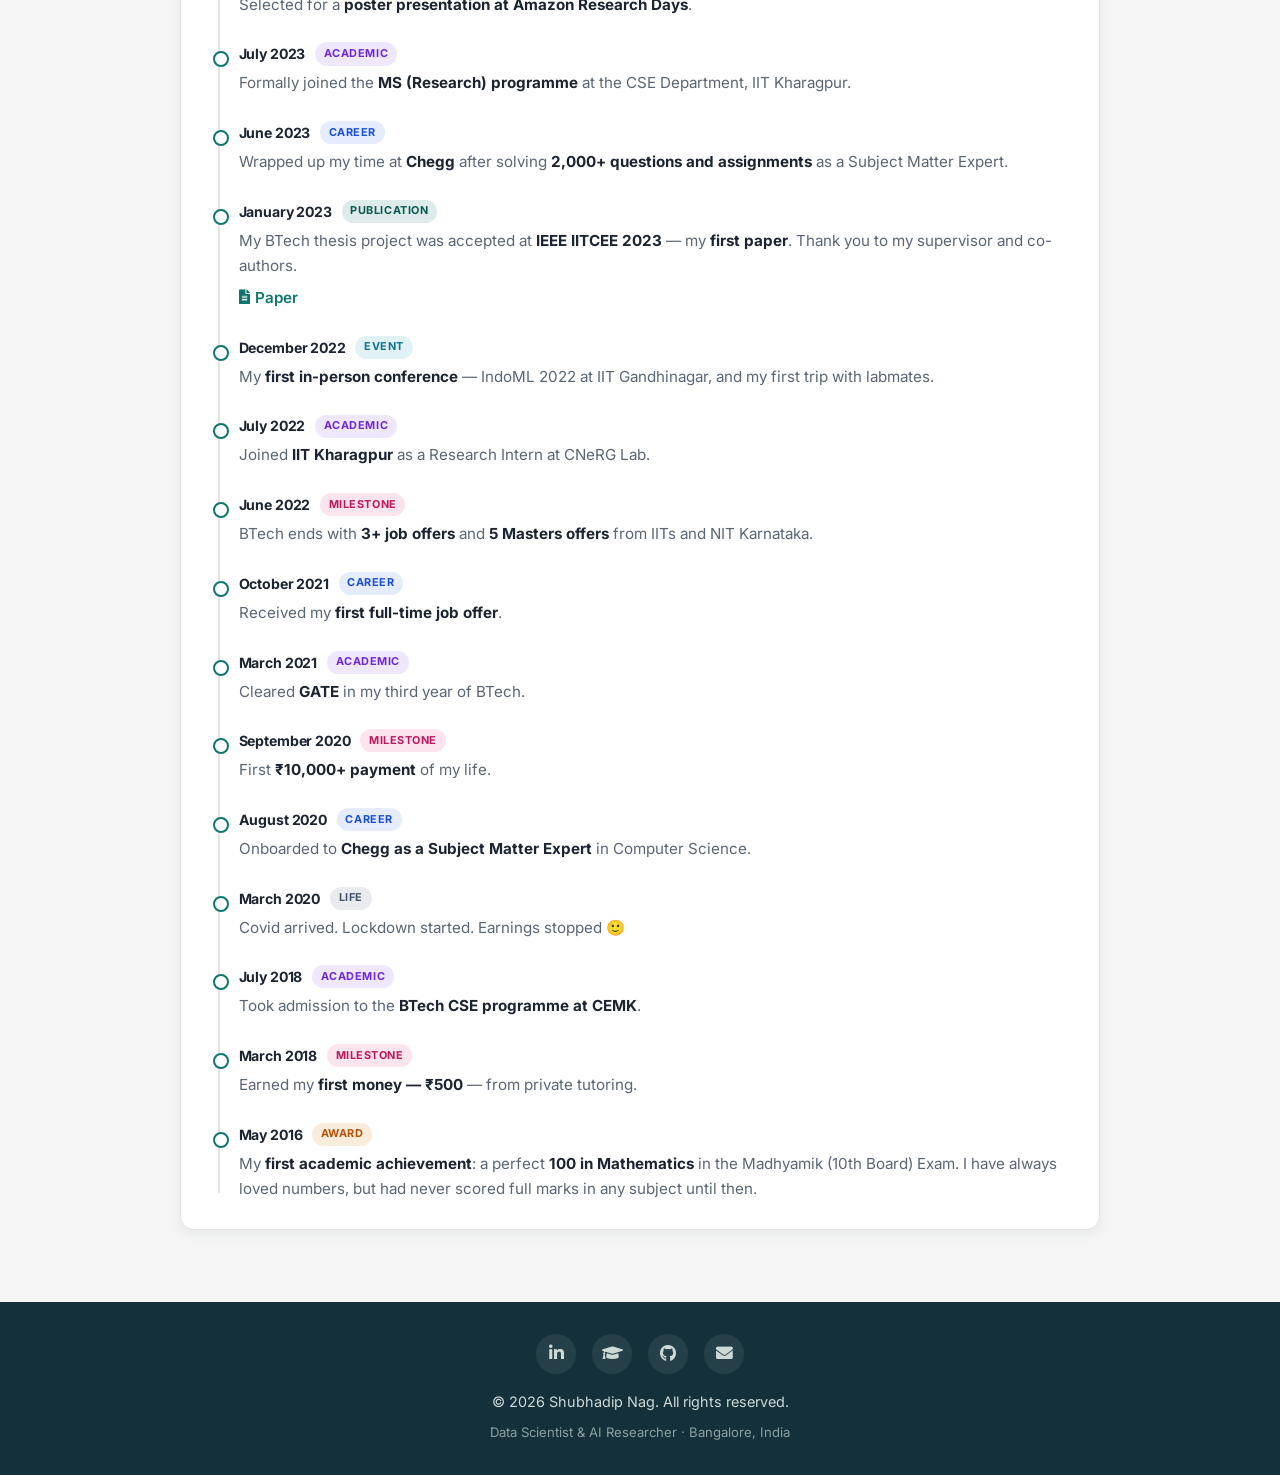
<file: updates.html>
<!DOCTYPE html>
<html lang="en">
<head>
    <meta charset="UTF-8">
    <meta name="viewport" content="width=device-width, initial-scale=1.0">
    <meta name="description" content="Career updates and milestones of Shubhadip Nag.">
    <title>Updates | Shubhadip Nag</title>
    <link rel="icon" href="favicon.svg" type="image/svg+xml">
    <link rel="preconnect" href="https://fonts.googleapis.com">
    <link rel="preconnect" href="https://fonts.gstatic.com" crossorigin>
    <link href="https://fonts.googleapis.com/css2?family=Inter:wght@400;500;600;700;800&display=swap" rel="stylesheet">
    <link rel="stylesheet" href="styles.css">
    <link rel="stylesheet" href="https://cdnjs.cloudflare.com/ajax/libs/font-awesome/5.15.4/css/all.min.css">
</head>
<body>
    <header class="site-header">
        <nav class="navbar">
            <a href="index.html" class="brand">Shubhadip&nbsp;Nag</a>
            <button class="nav-toggle" aria-label="Toggle navigation" aria-expanded="false">
                <span></span><span></span><span></span>
            </button>
            <ul class="nav-links">
                <li><a href="index.html">Home</a></li>
                <li><a href="research.html">Research</a></li>
                <li><a href="experience.html">Background</a></li>
                <li><a href="updates.html" class="active">Milestones</a></li>
                <li><a href="voices.html">Voices</a></li>
                <li><a href="contact.html">Contact</a></li>
                <li><button class="theme-toggle" aria-label="Toggle dark mode"><i class="fas fa-moon"></i></button></li>
            </ul>
        </nav>
    </header>

    <section class="page-intro">
        <div class="page-intro-inner">
            <h1>Milestones</h1>
            <p>Career updates, moments, and small wins along the way — most recent first.</p>
        </div>
    </section>

    <main>
        <section class="content-section">
            <h2>Timeline</h2>

            <!--
              HOW TO ADD A NEW UPDATE
              -----------------------
              Copy one <article class="update"> block and paste it at the TOP of the list below.

              Optional pieces (delete the ones you don't need):
                * Photo   -> <div class="update-media"><img src="your-photo.jpg" alt="..."></div>
                * Link(s) -> <p class="update-links"><a href="..." target="_blank" rel="noopener">
                             <i class="fab fa-linkedin"></i> LinkedIn post</a></p>
                * Tag     -> add a <span class="update-tag">Publication</span> next to the date
            -->

            <div class="update-list">

                <article class="update">
                    <div class="update-head">
                        <span class="update-date">August 2026</span>
                        <span class="update-tag tag-milestone">Milestone</span>
                    </div>
                    <p>Successfully defended my <strong>MS (Research) thesis</strong> at IIT Kharagpur.</p>
                </article>

                <article class="update">
                    <div class="update-head">
                        <span class="update-date">May 2026</span>
                        <span class="update-tag tag-service">Service</span>
                    </div>
                    <p>Started working as a <strong>competition host for the Datathon @ IndoML 2026</strong> — going from participant to organiser feels surreal.</p>
                </article>

                <article class="update">
                    <div class="update-head">
                        <span class="update-date">January 2026</span>
                        <span class="update-tag tag-career">Career</span>
                    </div>
                    <p>Joined <strong>Walmart Global Tech as a Data Scientist III</strong> in Bangalore.</p>
                </article>

                <article class="update">
                    <div class="update-head">
                        <span class="update-date">January 2026</span>
                        <span class="update-tag tag-academic">Academic</span>
                    </div>
                    <p>Delivered my <strong>MS (Research) synopsis seminar</strong>.</p>
                </article>

                <article class="update">
                    <div class="update-head">
                        <span class="update-date">December 2025</span>
                        <span class="update-tag tag-award">Award</span>
                    </div>
                    <p>Attended <strong>IndoML 2025</strong> and presented my solution at the Datathon session — finished as the <strong>overall First Runner-Up</strong>.</p>
                </article>

                <article class="update">
                    <div class="update-head">
                        <span class="update-date">November 2025</span>
                        <span class="update-tag tag-award">Award</span>
                    </div>
                    <p>Participated in the <strong>Datathon @ IndoML 2025</strong> and placed <strong>1st, 2nd, and 3rd</strong> across different phases and tracks — as a solo participant.</p>
                </article>

                <article class="update">
                    <div class="update-head">
                        <span class="update-date">November 2025</span>
                        <span class="update-tag tag-career">Career</span>
                    </div>
                    <p>Received a <strong>Pre-Placement Offer from Walmart</strong> for the Data Scientist III role.</p>
                </article>

                <article class="update">
                    <div class="update-head">
                        <span class="update-date">October 2025</span>
                        <span class="update-tag tag-publication">Publication</span>
                    </div>
                    <p><strong>MPSelectTune</strong> was accepted at the Reliable ML from Unreliable Data Workshop @ <strong>NeurIPS 2025</strong>. Grateful to my supervisor and co-authors.</p>
                    <p class="update-links">
                        <a href="https://openreview.net/forum?id=Jk8sOL97Tg#discussion" target="_blank" rel="noopener"><i class="fas fa-file-alt"></i> OpenReview</a>
                    </p>
                </article>

                <article class="update">
                    <div class="update-head">
                        <span class="update-date">June 2025</span>
                        <span class="update-tag tag-career">Career</span>
                    </div>
                    <p>Joined <strong>Walmart Global Tech as an R&amp;D Intern</strong>.</p>
                </article>

                <article class="update">
                    <div class="update-head">
                        <span class="update-date">February 2025</span>
                        <span class="update-tag tag-career">Career</span>
                    </div>
                    <p>Received an <strong>internship offer from Walmart</strong>.</p>
                </article>

                <article class="update">
                    <div class="update-head">
                        <span class="update-date">July 2024</span>
                        <span class="update-tag tag-academic">Academic</span>
                    </div>
                    <p>Coursework complete — full focus shifts to research.</p>
                </article>

                <article class="update">
                    <div class="update-head">
                        <span class="update-date">March 2024</span>
                        <span class="update-tag tag-publication">Publication</span>
                    </div>
                    <p><strong>VTruST</strong> was accepted at the DMLR Workshop @ <strong>ICLR 2024</strong>. Thanks to my supervisors and co-authors.</p>
                    <p class="update-links">
                        <a href="https://arxiv.org/abs/2403.05174" target="_blank" rel="noopener"><i class="fas fa-file-alt"></i> Paper</a>
                        <a href="https://github.com/dmlr-vtrust/VTruST" target="_blank" rel="noopener"><i class="fab fa-github"></i> Code</a>
                    </p>
                </article>

                <article class="update">
                    <div class="update-head">
                        <span class="update-date">December 2023</span>
                        <span class="update-tag tag-event">Event</span>
                    </div>
                    <p>Attended <strong>IndoML 2023</strong> at IIT Bombay.</p>
                </article>

                <article class="update">
                    <div class="update-head">
                        <span class="update-date">December 2023</span>
                        <span class="update-tag tag-award">Award</span>
                    </div>
                    <p>Selected for a <strong>poster presentation at Amazon Research Days</strong>.</p>
                </article>

                <article class="update">
                    <div class="update-head">
                        <span class="update-date">July 2023</span>
                        <span class="update-tag tag-academic">Academic</span>
                    </div>
                    <p>Formally joined the <strong>MS (Research) programme</strong> at the CSE Department, IIT Kharagpur.</p>
                </article>

                <article class="update">
                    <div class="update-head">
                        <span class="update-date">June 2023</span>
                        <span class="update-tag tag-career">Career</span>
                    </div>
                    <p>Wrapped up my time at <strong>Chegg</strong> after solving <strong>2,000+ questions and assignments</strong> as a Subject Matter Expert.</p>
                </article>

                <article class="update">
                    <div class="update-head">
                        <span class="update-date">January 2023</span>
                        <span class="update-tag tag-publication">Publication</span>
                    </div>
                    <p>My BTech thesis project was accepted at <strong>IEEE IITCEE 2023</strong> — my <strong>first paper</strong>. Thank you to my supervisor and co-authors.</p>
                    <p class="update-links">
                        <a href="https://ieeexplore.ieee.org/document/10090911" target="_blank" rel="noopener"><i class="fas fa-file-alt"></i> Paper</a>
                    </p>
                </article>

                <article class="update">
                    <div class="update-head">
                        <span class="update-date">December 2022</span>
                        <span class="update-tag tag-event">Event</span>
                    </div>
                    <p>My <strong>first in-person conference</strong> — IndoML 2022 at IIT Gandhinagar, and my first trip with labmates.</p>
                </article>

                <article class="update">
                    <div class="update-head">
                        <span class="update-date">July 2022</span>
                        <span class="update-tag tag-academic">Academic</span>
                    </div>
                    <p>Joined <strong>IIT Kharagpur</strong> as a Research Intern at CNeRG Lab.</p>
                </article>

                <article class="update">
                    <div class="update-head">
                        <span class="update-date">June 2022</span>
                        <span class="update-tag tag-milestone">Milestone</span>
                    </div>
                    <p>BTech ends with <strong>3+ job offers</strong> and <strong>5 Masters offers</strong> from IITs and NIT Karnataka.</p>
                </article>

                <article class="update">
                    <div class="update-head">
                        <span class="update-date">October 2021</span>
                        <span class="update-tag tag-career">Career</span>
                    </div>
                    <p>Received my <strong>first full-time job offer</strong>.</p>
                </article>

                <article class="update">
                    <div class="update-head">
                        <span class="update-date">March 2021</span>
                        <span class="update-tag tag-academic">Academic</span>
                    </div>
                    <p>Cleared <strong>GATE</strong> in my third year of BTech.</p>
                </article>

                <article class="update">
                    <div class="update-head">
                        <span class="update-date">September 2020</span>
                        <span class="update-tag tag-milestone">Milestone</span>
                    </div>
                    <p>First <strong>₹10,000+ payment</strong> of my life.</p>
                </article>

                <article class="update">
                    <div class="update-head">
                        <span class="update-date">August 2020</span>
                        <span class="update-tag tag-career">Career</span>
                    </div>
                    <p>Onboarded to <strong>Chegg as a Subject Matter Expert</strong> in Computer Science.</p>
                </article>

                <article class="update">
                    <div class="update-head">
                        <span class="update-date">March 2020</span>
                        <span class="update-tag tag-life">Life</span>
                    </div>
                    <p>Covid arrived. Lockdown started. Earnings stopped 🙂</p>
                </article>

                <article class="update">
                    <div class="update-head">
                        <span class="update-date">July 2018</span>
                        <span class="update-tag tag-academic">Academic</span>
                    </div>
                    <p>Took admission to the <strong>BTech CSE programme at CEMK</strong>.</p>
                </article>

                <article class="update">
                    <div class="update-head">
                        <span class="update-date">March 2018</span>
                        <span class="update-tag tag-milestone">Milestone</span>
                    </div>
                    <p>Earned my <strong>first money — ₹500</strong> — from private tutoring.</p>
                </article>

                <article class="update">
                    <div class="update-head">
                        <span class="update-date">May 2016</span>
                        <span class="update-tag tag-award">Award</span>
                    </div>
                    <p>My <strong>first academic achievement</strong>: a perfect <strong>100 in Mathematics</strong> in the Madhyamik (10th Board) Exam. I have always loved numbers, but had never scored full marks in any subject until then.</p>
                </article>

            </div>
        </section>
    </main>

    <footer class="site-footer">
        <div class="footer-inner">
            <div class="footer-social">
                <a href="https://www.linkedin.com/in/shubhadip-nag/" target="_blank" rel="noopener" aria-label="LinkedIn"><i class="fab fa-linkedin-in"></i></a>
                <a href="https://scholar.google.co.in/citations?hl=en&user=Grn4T10AAAAJ" target="_blank" rel="noopener" aria-label="Google Scholar"><i class="fas fa-graduation-cap"></i></a>
                <a href="https://github.com/nagshubhadip" target="_blank" rel="noopener" aria-label="GitHub"><i class="fab fa-github"></i></a>
                <a href="mailto:shubhadipnag5555@gmail.com" aria-label="Email"><i class="fas fa-envelope"></i></a>
            </div>
            <p>&copy; 2026 Shubhadip Nag. All rights reserved.</p>
            <p class="footer-tagline">Data Scientist &amp; AI Researcher · Bangalore, India</p>
        </div>
    </footer>

    <button class="back-to-top" aria-label="Back to top"><i class="fas fa-arrow-up"></i></button>

    <script src="main.js"></script>
</body>
</html>
</file>
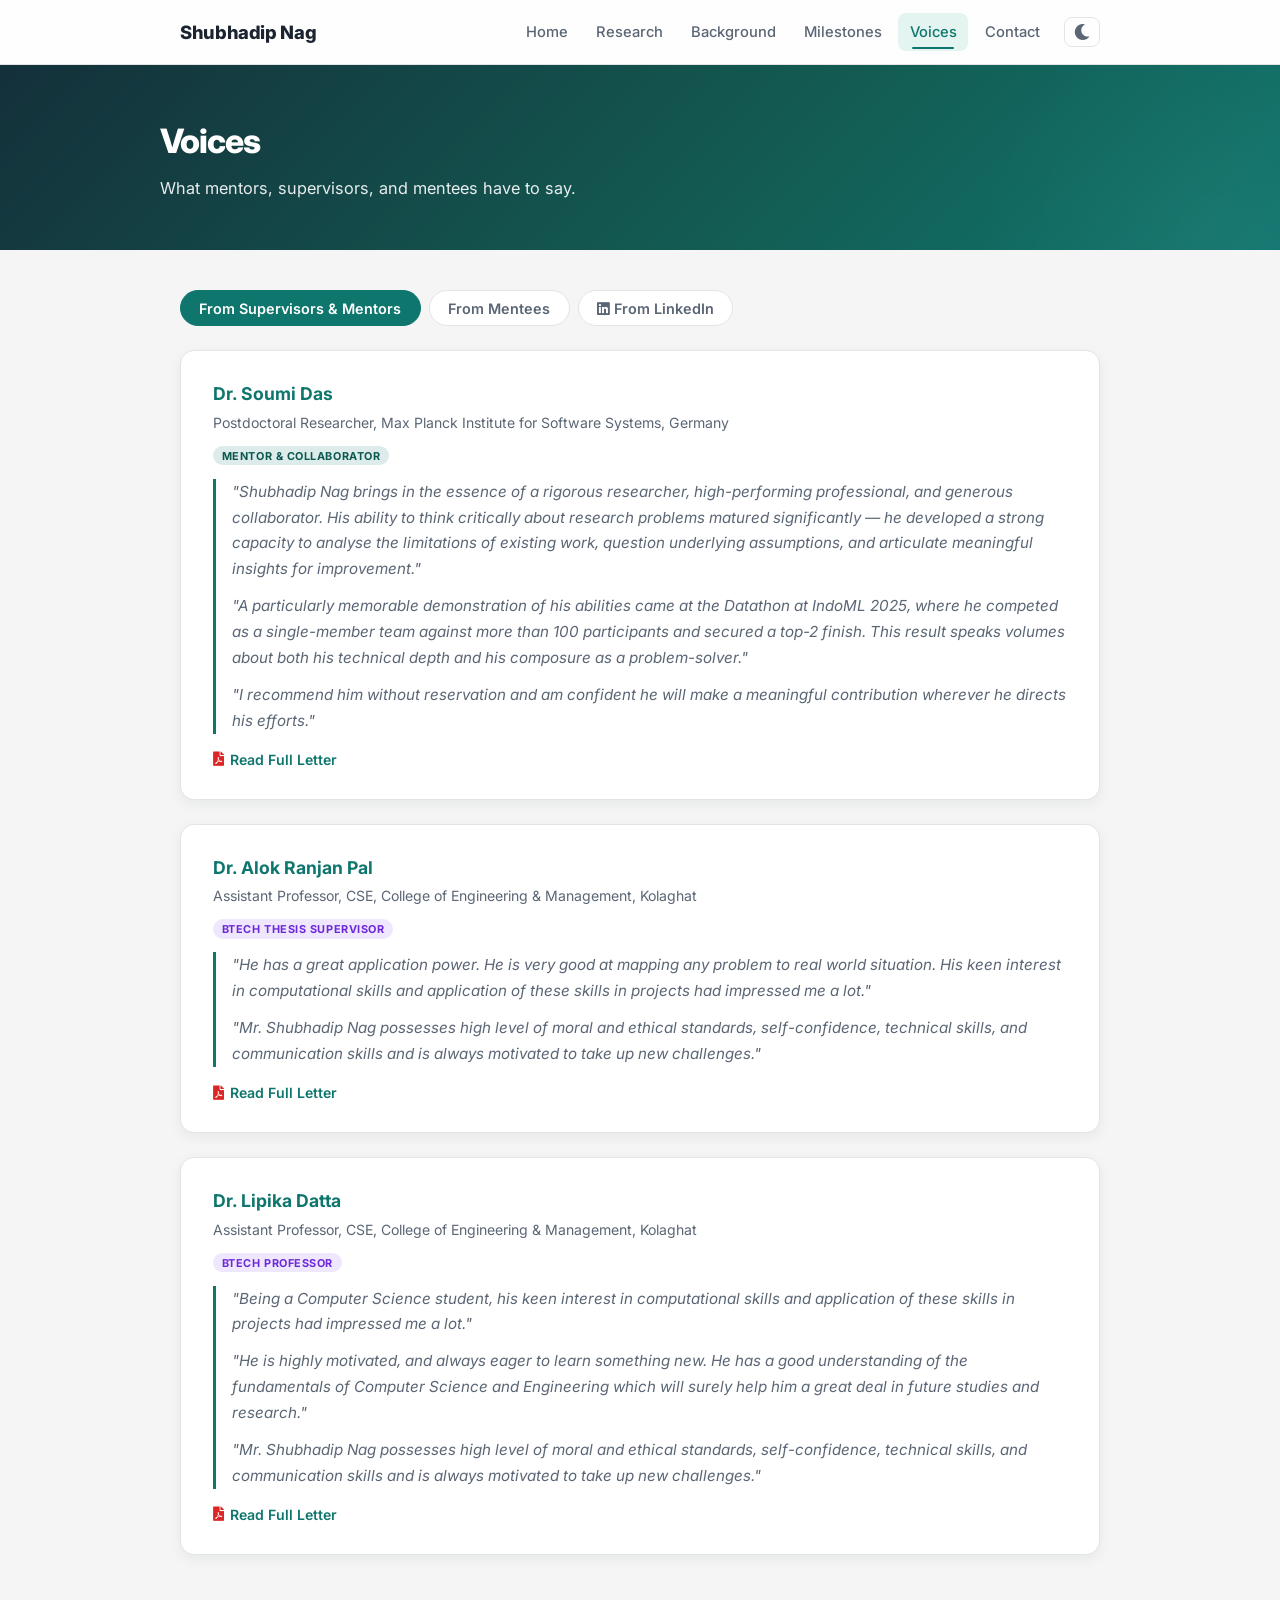
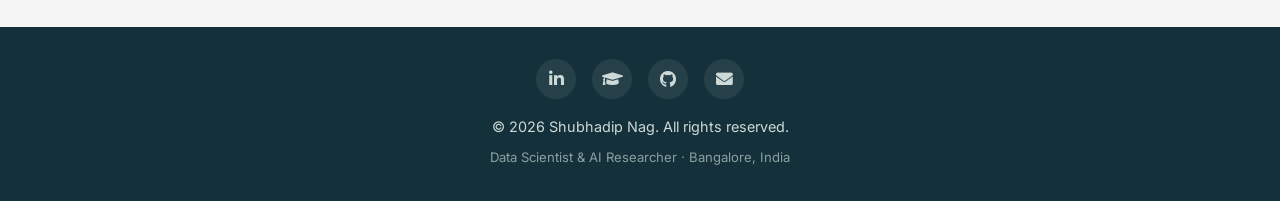
<file: voices.html>
<!DOCTYPE html>
<html lang="en">
<head>
    <meta charset="UTF-8">
    <meta name="viewport" content="width=device-width, initial-scale=1.0">
    <meta name="description" content="Recommendations and testimonials for Shubhadip Nag.">
    <title>Voices | Shubhadip Nag</title>
    <link rel="icon" href="favicon.svg" type="image/svg+xml">
    <link rel="preconnect" href="https://fonts.googleapis.com">
    <link rel="preconnect" href="https://fonts.gstatic.com" crossorigin>
    <link href="https://fonts.googleapis.com/css2?family=Inter:wght@400;500;600;700;800&display=swap" rel="stylesheet">
    <link rel="stylesheet" href="styles.css">
    <link rel="stylesheet" href="https://cdnjs.cloudflare.com/ajax/libs/font-awesome/5.15.4/css/all.min.css">
</head>
<body>
    <header class="site-header">
        <nav class="navbar">
            <a href="index.html" class="brand">Shubhadip&nbsp;Nag</a>
            <button class="nav-toggle" aria-label="Toggle navigation" aria-expanded="false">
                <span></span><span></span><span></span>
            </button>
            <ul class="nav-links">
                <li><a href="index.html">Home</a></li>
                <li><a href="research.html">Research</a></li>
                <li><a href="experience.html">Background</a></li>
                <li><a href="updates.html">Milestones</a></li>
                <li><a href="voices.html" class="active">Voices</a></li>
                <li><a href="contact.html">Contact</a></li>
                <li><button class="theme-toggle" aria-label="Toggle dark mode"><i class="fas fa-moon"></i></button></li>
            </ul>
        </nav>
    </header>

    <section class="page-intro">
        <div class="page-intro-inner">
            <h1>Voices</h1>
            <p>What mentors, supervisors, and mentees have to say.</p>
        </div>
    </section>

    <main>
        <!-- ===== TAB SWITCHER ===== -->
        <div class="voice-tabs">
            <button class="voice-tab active" data-tab="senior">From Supervisors &amp; Mentors</button>
            <button class="voice-tab" data-tab="mentee">From Mentees</button>
            <button class="voice-tab" data-tab="linkedin"><i class="fab fa-linkedin"></i> From LinkedIn</button>
        </div>

        <!-- ===== SUPERVISORS & MENTORS ===== -->
        <div class="voice-panel active" id="panel-senior">

            <section class="content-section visible">
                <div class="voice-card">
                    <div class="voice-head">
                        <div>
                            <h3><a href="https://soumidas.github.io/" target="_blank" rel="noopener">Dr. Soumi Das</a></h3>
                            <p class="voice-role">Postdoctoral Researcher, Max Planck Institute for Software Systems, Germany</p>
                            <span class="update-tag tag-publication">Mentor &amp; Collaborator</span>
                        </div>
                    </div>
                    <blockquote class="voice-quote">
                        <p>"Shubhadip Nag brings in the essence of a rigorous researcher, high-performing professional, and generous collaborator. His ability to think critically about research problems matured significantly — he developed a strong capacity to analyse the limitations of existing work, question underlying assumptions, and articulate meaningful insights for improvement."</p>
                        <p>"A particularly memorable demonstration of his abilities came at the Datathon at IndoML 2025, where he competed as a single-member team against more than 100 participants and secured a top-2 finish. This result speaks volumes about both his technical depth and his composure as a problem-solver."</p>
                        <p>"I recommend him without reservation and am confident he will make a meaningful contribution wherever he directs his efforts."</p>
                    </blockquote>
                    <p class="voice-links">
                        <a href="referee/LOR/Dr%20Soumi%20Das/Shubhadip-LoR.pdf" target="_blank" rel="noopener"><i class="fas fa-file-pdf"></i> Read Full Letter</a>
                    </p>
                </div>
            </section>

            <section class="content-section visible">
                <div class="voice-card">
                    <div class="voice-head">
                        <div>
                            <h3><a href="https://www.cemkolaghat.in/dept_faculty_profile.php?dept=AIML&emp_id=RFd5QnBsenJrUFFkY1dsYnZkS3NjZz09" target="_blank" rel="noopener">Dr. Alok Ranjan Pal</a></h3>
                            <p class="voice-role">Assistant Professor, CSE, College of Engineering &amp; Management, Kolaghat</p>
                            <span class="update-tag tag-academic">BTech Thesis Supervisor</span>
                        </div>
                    </div>
                    <blockquote class="voice-quote">
                        <p>"He has a great application power. He is very good at mapping any problem to real world situation. His keen interest in computational skills and application of these skills in projects had impressed me a lot."</p>
                        <p>"Mr. Shubhadip Nag possesses high level of moral and ethical standards, self-confidence, technical skills, and communication skills and is always motivated to take up new challenges."</p>
                    </blockquote>
                    <p class="voice-links">
                        <a href="referee/LOR/Dr%20Alok%20Ranjan%20Pal/Recommendation%20letter.pdf" target="_blank" rel="noopener"><i class="fas fa-file-pdf"></i> Read Full Letter</a>
                    </p>
                </div>
            </section>

            <section class="content-section visible">
                <div class="voice-card">
                    <div class="voice-head">
                        <div>
                            <h3><a href="https://www.cemkolaghat.in/dept_faculty_profile.php?dept=CSE&amp;emp_id=NTROWWlVbE9vZGpYZHdZR2FvdVlqZz09" target="_blank" rel="noopener">Dr. Lipika Datta</a></h3>
                            <p class="voice-role">Assistant Professor, CSE, College of Engineering &amp; Management, Kolaghat</p>
                            <span class="update-tag tag-academic">BTech Professor</span>
                        </div>
                    </div>
                    <blockquote class="voice-quote">
                        <p>"Being a Computer Science student, his keen interest in computational skills and application of these skills in projects had impressed me a lot."</p>
                        <p>"He is highly motivated, and always eager to learn something new. He has a good understanding of the fundamentals of Computer Science and Engineering which will surely help him a great deal in future studies and research."</p>
                        <p>"Mr. Shubhadip Nag possesses high level of moral and ethical standards, self-confidence, technical skills, and communication skills and is always motivated to take up new challenges."</p>
                    </blockquote>
                    <p class="voice-links">
                        <a href="referee/LOR/Dr%20Lipika%20Datta/Recommendation%20Letter-%20Subhadeep.doc.pdf" target="_blank" rel="noopener"><i class="fas fa-file-pdf"></i> Read Full Letter</a>
                    </p>
                </div>
            </section>

        </div>

        <!-- ===== MENTEES ===== -->
        <div class="voice-panel" id="panel-mentee">

            <section class="content-section visible">
                <div class="voice-card">
                    <div class="voice-head">
                        <div>
                            <h3><a href="https://www.linkedin.com/in/srinjoy-das-174648202/" target="_blank" rel="noopener">Srinjoy Das</a></h3>
                            <p class="voice-role">Final Year Dual Degree (B.Tech + M.Tech), CSE, IIT Kharagpur · Former Quant Research Intern, JPMorgan Chase &amp; Co.</p>
                            <span class="update-tag tag-milestone">Mentee — BTP</span>
                        </div>
                    </div>
                    <blockquote class="voice-quote">
                        <p>"Some people teach you a subject. Some help you solve a problem. And then there are people who fundamentally change the way you think. Shubhadip Nag has been that person for me."</p>
                        <p>"His knowledge of Machine Learning, Large Language Models, and Reinforcement Learning is not just broad — it runs deep. We hit several dead ends during our research, and each time Shubhadip helped me find a way forward that I would not have found on my own. That work eventually led to a paper published at a NeurIPS workshop in 2025."</p>
                        <p>"I do not use the word lightly when I say Shubhadip is one of the most impactful people I have met in my life."</p>
                    </blockquote>
                    <p class="voice-links">
                        <a href="referee/mentorship/Srinjoy%20Das/Letter_Appreciation_Shubhadip_Nag_Srinjoy.pdf" target="_blank" rel="noopener"><i class="fas fa-file-pdf"></i> Read Full Letter</a>
                    </p>
                </div>
            </section>

            <section class="content-section visible">
                <div class="voice-card">
                    <div class="voice-head">
                        <div>
                            <h3><a href="https://www.linkedin.com/in/agniva-saha-51bbb5256/" target="_blank" rel="noopener">Agniva Saha</a></h3>
                            <p class="voice-role">Software Engineer, Adobe · B.Tech CSE, IIT Kharagpur (2026)</p>
                            <span class="update-tag tag-milestone">Mentee — BTP</span>
                        </div>
                    </div>
                    <blockquote class="voice-quote">
                        <p>"Shubhadip served as my BTP mentor, and his guidance was the cornerstone of my most significant achievements. Under his direct mentorship, we successfully published our research paper at a NeurIPS workshop in 2025."</p>
                        <p>"He possesses a rare talent for breaking down complex concepts, explaining tough topics so easily that they become completely accessible to students."</p>
                        <p>"What truly sets Shubhadip apart is his exceptional quality as a life mentor. He provided invaluable advice, shaping my career trajectory and preparing me for my current role at Adobe."</p>
                    </blockquote>
                    <p class="voice-links">
                        <a href="referee/mentorship/Agniva%20Saha/Appreciation_Shubhadip_Nag.pdf" target="_blank" rel="noopener"><i class="fas fa-file-pdf"></i> Read Full Letter</a>
                    </p>
                </div>
            </section>

            <section class="content-section visible">
                <div class="voice-card">
                    <div class="voice-head">
                        <div>
                            <h3><a href="https://www.linkedin.com/in/biswarup-saha-72a3321a6/" target="_blank" rel="noopener">Biswarup Saha</a></h3>
                            <p class="voice-role">Data Scientist, YAL · M.Tech CSE, IIT Kharagpur</p>
                            <span class="update-tag tag-milestone">Mentee — M.Tech Thesis</span>
                        </div>
                    </div>
                    <blockquote class="voice-quote">
                        <p>"Shubhadip consistently helped me navigate the challenges involved in conducting research — designing experiments, analyzing results, identifying shortcomings in our approaches, and finding ways to improve the overall quality of the work."</p>
                        <p>"His feedback often went beyond simply identifying what was wrong; he encouraged me to understand why an approach was not working and how I could systematically arrive at a better solution."</p>
                        <p>"I would highly recommend him to any research group, academic institution, or organization looking for someone with strong technical expertise, research aptitude, and a genuine commitment to helping others succeed."</p>
                    </blockquote>
                    <p class="voice-links">
                        <a href="referee/mentorship/Biswarup%20Saha/Feedback.pdf" target="_blank" rel="noopener"><i class="fas fa-file-pdf"></i> Read Full Letter</a>
                    </p>
                </div>
            </section>

        </div>

        <!-- ===== LINKEDIN RECOMMENDATIONS ===== -->
        <div class="voice-panel" id="panel-linkedin">

            <p class="linkedin-verify"><a href="https://www.linkedin.com/in/shubhadip-nag/details/recommendations/?detailScreenTabIndex=0" target="_blank" rel="noopener"><i class="fab fa-linkedin"></i> View all recommendations on LinkedIn</a></p>

            <section class="content-section visible">
                <div class="voice-card linkedin-reco">
                    <div class="voice-head">
                        <div>
                            <h3>Dr. Pramukh Ganapathy</h3>
                            <p class="voice-role">Associate Professor · Civil Engineering Academic and Researcher Specializing in Concrete Technology</p>
                            <span class="update-tag tag-service">Colleague — AICTE QIP Program</span>
                            <span class="voice-date"><i class="fab fa-linkedin"></i> November 23, 2024</span>
                        </div>
                    </div>
                    <blockquote class="voice-quote">
                        <p>"I had an opportunity of attending sessions delivered by Shubhadip during the AICTE QIP PG Certification Program that was curated for the faculty member from pan India especially from non IT disciplines on 'Artificial Intelligence and Applications' at IIT Kharagpur. Shubhadip led a couple of laboratory sessions on the practical applications of AI Algorithms. Despite this being his maiden teaching experience, he exhibited exceptional command over the subject matter and demonstrated an innate ability to engage and inspire his audience."</p>
                        <p>"Shubhadip's approach to teaching is a testament to his remarkable qualities as an educator. His perceptiveness and attentiveness to the learners' needs were evident throughout the session. He skillfully identified the areas where participants were expecting in-detail explanation particularly with understanding the rationale behind certain code syntax and procedures. In response, he meticulously crafted detailed slides and provided succinct explanatory notes, ensuring that key concepts were clearly communicated and easily understood."</p>
                        <p>"The level of preparation and organization Shubhadip exhibited was truly commendable, and his ability to deliver complex material with clarity is a great skill which an educator must possess. His sessions were not only well-curated but also seamlessly aligned with the needs of the participants, reflecting a deep understanding of both the subject and the audience."</p>
                        <p>"It is with this conviction, I recommend Shubhadip to take up academic or instructional role where he can mark his trail from his competencies. His exceptional teaching abilities, coupled with his research skills, dedication and attention to detail would make him a valuable asset to any educational institution or program."</p>
                    </blockquote>
                </div>
            </section>

            <section class="content-section visible">
                <div class="voice-card linkedin-reco">
                    <div class="voice-head">
                        <div>
                            <h3>Amrith Krishna</h3>
                            <p class="voice-role">AI Scientist, Sovereign AI Consultant &amp; Entrepreneur · Alumnus — University of Cambridge, PhD at IIT Kharagpur · Educator (100K+ Subscribers)</p>
                            <span class="update-tag tag-event">Manager — Datathon</span>
                            <span class="voice-date"><i class="fab fa-linkedin"></i> April 26, 2024</span>
                        </div>
                    </div>
                    <blockquote class="voice-quote">
                        <p>"I have collaborated with Shubhadip for a datathon, for which I was one of the organisers and Shubhadip was a technical volunteer. I must say, the sheer perseverance, dedication and hard work that Shubhadip has put in for the work, albeit being a voluntary position, is truly commendable and quite rare."</p>
                        <p>"I would say, Shubhadip was easily transitioning into a leader within a month of his volunteership. Further, he was singlehandedly taking care of the organisational and technical aspects of the event."</p>
                        <p>"I would recommend Shubhadip wholeheartedly as a hard working, earnest and diligent individual, in addition to his technical proficiency."</p>
                    </blockquote>
                </div>
            </section>

        </div>
    </main>

    <footer class="site-footer">
        <div class="footer-inner">
            <div class="footer-social">
                <a href="https://www.linkedin.com/in/shubhadip-nag/" target="_blank" rel="noopener" aria-label="LinkedIn"><i class="fab fa-linkedin-in"></i></a>
                <a href="https://scholar.google.co.in/citations?hl=en&user=Grn4T10AAAAJ" target="_blank" rel="noopener" aria-label="Google Scholar"><i class="fas fa-graduation-cap"></i></a>
                <a href="https://github.com/nagshubhadip" target="_blank" rel="noopener" aria-label="GitHub"><i class="fab fa-github"></i></a>
                <a href="mailto:shubhadipnag5555@gmail.com" aria-label="Email"><i class="fas fa-envelope"></i></a>
            </div>
            <p>&copy; 2026 Shubhadip Nag. All rights reserved.</p>
            <p class="footer-tagline">Data Scientist &amp; AI Researcher · Bangalore, India</p>
        </div>
    </footer>

    <button class="back-to-top" aria-label="Back to top"><i class="fas fa-arrow-up"></i></button>

    <script src="main.js"></script>
</body>
</html>
</file>
<file: styles.css>
/* ===== Design tokens ===== */
:root {
    --bg: #f4f5f4;
    --surface: #ffffff;
    --text: #1b2430;
    --text-soft: #5b6675;
    --primary: #0f766e;
    --primary-dark: #0b5850;
    --primary-soft: #e3f4f1;
    --accent: #d97706;
    --ink: #14303a;
    --border: #e2e5e4;
    --shadow: 0 10px 30px rgba(20, 48, 58, 0.08);
    --shadow-sm: 0 4px 14px rgba(20, 48, 58, 0.06);
    --shadow-lg: 0 20px 50px rgba(20, 48, 58, 0.12);
    --radius: 14px;
    --maxw: 960px;
    --nav-h: 64px;
    --transition: 0.25s cubic-bezier(0.4, 0, 0.2, 1);
}

/* ===== Dark mode ===== */
[data-theme="dark"] {
    --bg: #0f1419;
    --surface: #1a2332;
    --text: #e4e8ed;
    --text-soft: #8b95a5;
    --primary: #2dd4bf;
    --primary-dark: #5eead4;
    --primary-soft: rgba(45, 212, 191, 0.1);
    --ink: #0a0f14;
    --border: #2a3545;
    --shadow: 0 10px 30px rgba(0, 0, 0, 0.3);
    --shadow-sm: 0 4px 14px rgba(0, 0, 0, 0.2);
    --shadow-lg: 0 20px 50px rgba(0, 0, 0, 0.4);
}
[data-theme="dark"] .site-header { background: rgba(15, 20, 25, 0.85); }
[data-theme="dark"] .hero,
[data-theme="dark"] .page-intro { background: linear-gradient(135deg, #0a0f14 0%, #0b3d36 60%, #0f5c55 100%); }
[data-theme="dark"] .btn-primary { background: var(--primary); color: #0f1419; }
[data-theme="dark"] .explore-links .btn-primary { background: var(--primary); color: #0f1419; }
[data-theme="dark"] .explore-links .btn-ghost { background: var(--primary-soft); color: var(--primary); border-color: var(--border); }
[data-theme="dark"] .venue-badge { color: #0f1419; }

* { box-sizing: border-box; }
html { scroll-behavior: smooth; scroll-padding-top: var(--nav-h); }

body {
    font-family: 'Inter', -apple-system, BlinkMacSystemFont, 'Segoe UI', Arial, sans-serif;
    margin: 0;
    background-color: var(--bg);
    color: var(--text);
    line-height: 1.65;
    -webkit-font-smoothing: antialiased;
    transition: background-color var(--transition), color var(--transition);
    animation: fadeInPage 0.4s ease;
}
@keyframes fadeInPage { from { opacity: 0; } to { opacity: 1; } }

a { color: var(--primary); text-decoration: none; transition: color var(--transition); }
a:hover { color: var(--primary-dark); text-decoration: underline; }
img { max-width: 100%; }

/* ===== Navbar ===== */
.site-header {
    position: sticky; top: 0; z-index: 50;
    background: rgba(255, 255, 255, 0.85);
    backdrop-filter: saturate(180%) blur(12px);
    -webkit-backdrop-filter: saturate(180%) blur(12px);
    border-bottom: 1px solid var(--border);
    transition: background var(--transition), border-color var(--transition);
}
.navbar {
    max-width: var(--maxw); margin: 0 auto; height: var(--nav-h);
    padding: 0 1.25rem; display: flex; align-items: center; justify-content: space-between;
}
.brand { font-weight: 800; font-size: 1.15rem; color: var(--text); letter-spacing: -0.02em; transition: color var(--transition); }
.brand:hover { text-decoration: none; color: var(--primary); }

.nav-links { list-style: none; display: flex; gap: 0.35rem; margin: 0; padding: 0; align-items: center; }
.nav-links a {
    display: block; padding: 0.45rem 0.7rem; color: var(--text-soft);
    font-weight: 500; font-size: 0.92rem; border-radius: 8px;
    transition: color var(--transition), background var(--transition); position: relative;
}
.nav-links a::after {
    content: ""; position: absolute; bottom: 2px; left: 50%; width: 0; height: 2px;
    background: var(--primary); border-radius: 2px; transition: width 0.3s ease, left 0.3s ease;
}
.nav-links a:hover::after, .nav-links a.active::after { width: 60%; left: 20%; }
.nav-links a:hover { color: var(--primary); background: var(--primary-soft); text-decoration: none; }
.nav-links a.active { color: var(--primary); background: var(--primary-soft); }

/* Theme toggle */
.theme-toggle {
    background: none; border: 1px solid var(--border); border-radius: 8px;
    padding: 0.4rem 0.55rem; cursor: pointer; color: var(--text-soft); font-size: 1rem;
    transition: color var(--transition), background var(--transition), border-color var(--transition);
    display: flex; align-items: center; justify-content: center; margin-left: 0.5rem;
}
.theme-toggle:hover { color: var(--primary); background: var(--primary-soft); border-color: var(--primary); }

.nav-toggle { display: none; flex-direction: column; gap: 5px; background: none; border: 0; cursor: pointer; padding: 8px; }
.nav-toggle span { width: 24px; height: 2px; background: var(--text); border-radius: 2px; transition: .3s; }

/* ===== Hero ===== */
.hero {
    background: linear-gradient(135deg, #14303a 0%, #135c53 60%, #0f766e 100%);
    color: #fff; padding: 4rem 1.25rem; position: relative; overflow: hidden;
}
.hero::before {
    content: ""; position: absolute; top: -50%; right: -20%; width: 600px; height: 600px;
    background: radial-gradient(circle, rgba(255,255,255,0.04) 0%, transparent 70%);
    border-radius: 50%; pointer-events: none;
}
.hero-inner { max-width: var(--maxw); margin: 0 auto; display: flex; align-items: center; gap: 2.5rem; position: relative; z-index: 1; }
.hero-avatar-wrap {
    width: 170px; height: 170px; border-radius: 50%; overflow: hidden;
    padding: 0; flex-shrink: 0; cursor: pointer; display: block;
    border: 4px solid rgba(255, 255, 255, 0.3); background: none;
    box-shadow: 0 12px 40px rgba(0, 0, 0, 0.3);
    transition: transform 0.4s ease, box-shadow 0.4s ease, border-color 0.3s ease;
}
.hero-avatar-wrap:hover { transform: scale(1.05); box-shadow: 0 16px 50px rgba(0, 0, 0, 0.35); border-color: rgba(255, 255, 255, 0.55); }
.hero-avatar-wrap:focus-visible { outline: 3px solid #fff; outline-offset: 3px; }
.hero-avatar {
    width: 100%; height: 100%; object-fit: cover;
    /* Zoom in on the face (sits low in the source photo) */
    object-position: 50% 62%;
    transform-origin: 50% 62%;
    transform: scale(1.8);
    display: block;
    transition: transform 0.4s ease;
}
.hero-avatar-wrap:hover .hero-avatar { transform: scale(1.9); }
.hero-eyebrow { text-transform: uppercase; letter-spacing: 0.14em; font-size: 0.8rem; font-weight: 600; opacity: 0.85; margin: 0 0 0.35rem; }
.hero-text h1 { margin: 0 0 0.5rem; font-size: 2.8rem; font-weight: 800; letter-spacing: -0.03em; line-height: 1.05; }
.hero-sub { margin: 0 0 0.2rem; font-size: 1.1rem; font-weight: 500; }
.hero-meta { margin: 0 0 1.25rem; opacity: 0.9; font-size: 0.98rem; }
.hero-actions { display: flex; flex-wrap: wrap; gap: 0.7rem; }

.btn {
    display: inline-flex; align-items: center; gap: 0.5rem; padding: 0.6rem 1.1rem;
    border-radius: 10px; font-weight: 600; font-size: 0.92rem;
    transition: transform 0.2s ease, background var(--transition), box-shadow 0.2s ease, color var(--transition);
}
.btn:hover { transform: translateY(-2px); text-decoration: none; }
.btn-primary { background: #fff; color: var(--primary-dark); box-shadow: 0 6px 18px rgba(0,0,0,0.18); }
.btn-primary:hover { color: var(--primary-dark); box-shadow: 0 8px 24px rgba(0,0,0,0.22); }
.btn-ghost { background: rgba(255,255,255,0.12); color: #fff; border: 1px solid rgba(255,255,255,0.35); }
.btn-ghost:hover { background: rgba(255,255,255,0.22); color: #fff; }

/* ===== Sections ===== */
main { max-width: var(--maxw); margin: 0 auto; padding: 2.5rem 1.25rem 3rem; }
.content-section {
    background: var(--surface); border: 1px solid var(--border); border-radius: var(--radius);
    box-shadow: var(--shadow-sm); padding: 1.75rem 2rem; margin-bottom: 1.5rem;
    opacity: 0; transform: translateY(24px);
    transition: opacity 0.6s ease, transform 0.6s ease, background var(--transition), border-color var(--transition), box-shadow var(--transition);
}
.content-section.visible { opacity: 1; transform: none; }
.content-section:hover { box-shadow: var(--shadow); }
.content-section:nth-child(1) { transition-delay: 0s; }
.content-section:nth-child(2) { transition-delay: 0.08s; }
.content-section:nth-child(3) { transition-delay: 0.16s; }
.content-section:nth-child(4) { transition-delay: 0.24s; }
.content-section:nth-child(5) { transition-delay: 0.32s; }
.content-section:nth-child(6) { transition-delay: 0.4s; }
.content-section:nth-child(7) { transition-delay: 0.48s; }

.content-section h2 {
    margin: 0 0 1.1rem; font-size: 1.5rem; font-weight: 700;
    letter-spacing: -0.02em; display: flex; align-items: center; gap: 0.6rem;
}
.content-section h2::before {
    content: ""; width: 6px; height: 1.4rem; background: var(--primary);
    border-radius: 4px; flex-shrink: 0;
}
.content-section p { color: var(--text-soft); margin: 0 0 0.85rem; }
.content-section p:last-child { margin-bottom: 0; }
.content-section strong { color: var(--text); }
.content-section ul { margin: 0; padding-left: 1.25rem; color: var(--text-soft); }
.content-section ul li { margin-bottom: 0.5rem; }

/* ===== Tags ===== */
.tag-list { display: flex; flex-wrap: wrap; gap: 0.6rem; }
.tag {
    background: var(--primary-soft); color: var(--primary-dark); padding: 0.45rem 0.9rem;
    border-radius: 999px; font-size: 0.88rem; font-weight: 600;
    transition: transform 0.2s ease, box-shadow 0.2s ease;
}
.tag:hover { transform: translateY(-2px); box-shadow: var(--shadow-sm); }

/* ===== Timeline ===== */
.timeline { display: flex; flex-direction: column; gap: 1.25rem; }
.timeline-item {
    position: relative; padding-left: 1.4rem; border-left: 2px solid var(--border);
    transition: border-color var(--transition);
}
.timeline-item:hover { border-left-color: var(--primary); }
.timeline-item::before {
    content: ""; position: absolute; left: -7px; top: 4px; width: 12px; height: 12px;
    border-radius: 50%; background: var(--primary); box-shadow: 0 0 0 4px var(--primary-soft);
    transition: transform 0.2s ease, box-shadow 0.2s ease;
}
.timeline-item:hover::before { transform: scale(1.2); box-shadow: 0 0 0 6px var(--primary-soft); }
.timeline-item h3 { margin: 0 0 0.25rem; font-size: 1.08rem; }
.timeline-meta { color: var(--text-soft); font-size: 0.9rem; font-weight: 500; margin: 0 0 0.35rem; }

/* ===== Publications ===== */
.pub-list { display: flex; flex-direction: column; gap: 1rem; }
.pub-item {
    border: 1px solid var(--border); border-radius: 12px; padding: 1.1rem 1.25rem;
    transition: border-color var(--transition), box-shadow var(--transition), transform 0.2s ease;
}
.pub-item:hover { border-color: var(--primary); box-shadow: var(--shadow); transform: translateY(-3px); }
.pub-item h3 { margin: 0.5rem 0 0.3rem; font-size: 1.05rem; line-height: 1.4; }
.pub-authors { margin: 0 0 0.25rem; color: var(--text); font-size: 0.9rem; }
.pub-authors .pub-note { color: var(--text-soft); font-weight: 500; font-style: italic; }
.pub-venue { margin: 0; color: var(--text-soft); font-size: 0.9rem; }
.pub-links { margin: 0.4rem 0 0; font-size: 0.85rem; font-weight: 600; }
.venue-badge {
    display: inline-block; background: var(--primary); color: #fff;
    font-size: 0.72rem; font-weight: 700; letter-spacing: 0.04em;
    padding: 0.2rem 0.6rem; border-radius: 6px; text-transform: uppercase;
}

/* ===== Project cards ===== */
.card-grid { display: grid; grid-template-columns: repeat(auto-fit, minmax(240px, 1fr)); gap: 1.1rem; }
.card {
    border: 1px solid var(--border); border-radius: 12px; padding: 1.25rem;
    background: var(--surface); position: relative; overflow: hidden;
    transition: border-color var(--transition), box-shadow var(--transition), transform 0.2s ease;
}
.card::before {
    content: ""; position: absolute; top: 0; left: 0; right: 0; height: 3px;
    background: linear-gradient(90deg, var(--primary), var(--accent)); opacity: 0;
    transition: opacity var(--transition);
}
.card:hover { border-color: var(--primary); box-shadow: var(--shadow); transform: translateY(-3px); }
.card:hover::before { opacity: 1; }
.card h3 { margin: 0 0 0.5rem; font-size: 1.05rem; color: var(--primary-dark); }
.card p { margin: 0; }

/* ===== Skills ===== */
.skills-list { display: flex; flex-direction: column; gap: 0.75rem; }
.skill-row {
    display: grid; grid-template-columns: 160px 1fr; gap: 1rem; align-items: start;
    padding-bottom: 0.75rem; border-bottom: 1px solid var(--border); transition: border-color var(--transition);
}
.skills-list .skill-row:last-child { border-bottom: 0; padding-bottom: 0; }
.skill-label { font-weight: 700; color: var(--primary-dark); font-size: 0.92rem; }
.skill-row > span:last-child { color: var(--text-soft); font-size: 0.93rem; }
.section-lead { font-weight: 600; color: var(--text); margin: 0 0 0.9rem; }
@media (max-width: 560px) { .skill-row { grid-template-columns: 1fr; gap: 0.25rem; } }

/* ===== Contact ===== */
.contact-grid { display: grid; grid-template-columns: repeat(auto-fit, minmax(260px, 1fr)); gap: 0.85rem; }
.contact-item {
    display: flex; align-items: center; gap: 0.75rem; padding: 0.85rem 1rem;
    border: 1px solid var(--border); border-radius: 10px; color: var(--text-soft); font-size: 0.92rem;
    transition: border-color var(--transition), background var(--transition), transform 0.2s ease;
}
a.contact-item:hover { border-color: var(--primary); background: var(--primary-soft); color: var(--primary-dark); text-decoration: none; transform: translateY(-2px); }
.contact-item i { color: var(--primary); font-size: 1.1rem; width: 20px; text-align: center; }
.contact-item span { word-break: break-word; }

/* ===== Page intro (sub pages) ===== */
.page-intro {
    background: linear-gradient(135deg, #14303a 0%, #135c53 60%, #0f766e 100%);
    color: #fff; padding: 3rem 1.25rem; position: relative; overflow: hidden;
}
.page-intro::before {
    content: ""; position: absolute; top: -40%; right: -15%; width: 500px; height: 500px;
    background: radial-gradient(circle, rgba(255,255,255,0.04) 0%, transparent 70%);
    border-radius: 50%; pointer-events: none;
}
.page-intro-inner { max-width: var(--maxw); margin: 0 auto; position: relative; z-index: 1; }
.page-intro h1 { margin: 0 0 0.4rem; font-size: 2.1rem; font-weight: 800; letter-spacing: -0.03em; }
.page-intro p { margin: 0; opacity: 0.9; font-size: 1.02rem; }

/* ===== Highlights (home) ===== */
.highlight-grid { display: grid; grid-template-columns: repeat(auto-fit, minmax(160px, 1fr)); gap: 1rem; }
.highlight {
    text-align: center; padding: 1.25rem 1rem; border: 1px solid var(--border); border-radius: 12px;
    background: var(--surface); transition: transform 0.2s ease, border-color var(--transition), box-shadow var(--transition);
}
.highlight:hover { transform: translateY(-3px); border-color: var(--primary); box-shadow: var(--shadow-sm); }
.highlight .num { font-size: 1.8rem; font-weight: 800; color: var(--primary); letter-spacing: -0.02em; }
.highlight .label { color: var(--text-soft); font-size: 0.9rem; font-weight: 500; margin-top: 0.15rem; }

.explore-links { display: flex; flex-wrap: wrap; gap: 0.7rem; }
.explore-links .btn-primary { background: var(--primary); color: #fff; box-shadow: 0 6px 18px rgba(15, 118, 110, 0.25); }
.explore-links .btn-primary:hover { background: var(--primary-dark); color: #fff; }
.explore-links .btn-ghost { background: var(--primary-soft); color: var(--primary-dark); border: 1px solid var(--border); }
.explore-links .btn-ghost:hover { background: #d5ece8; color: var(--primary-dark); }

/* ===== Footer ===== */
.site-footer {
    text-align: center; padding: 2rem 1.25rem; background: var(--ink);
    color: #cdd9d7; font-size: 0.9rem; transition: background var(--transition);
}
.site-footer a { color: #a7ded6; }
.site-footer p { margin: 0; }
.footer-inner { max-width: var(--maxw); margin: 0 auto; }
.footer-social {
    display: flex; justify-content: center; gap: 1rem; margin-bottom: 1rem;
}
.footer-social a {
    display: flex; align-items: center; justify-content: center;
    width: 40px; height: 40px; border-radius: 50%;
    background: rgba(255, 255, 255, 0.08); color: #cdd9d7; font-size: 1.05rem;
    transition: background var(--transition), color var(--transition), transform 0.2s ease;
}
.footer-social a:hover { background: var(--primary); color: #fff; transform: translateY(-2px); text-decoration: none; }
.footer-tagline { font-size: 0.82rem; color: #8ba0a0; margin-top: 0.5rem !important; }

/* ===== Back to top ===== */
.back-to-top {
    position: fixed; bottom: 2rem; right: 2rem; width: 44px; height: 44px;
    border-radius: 50%; background: var(--primary); color: #fff; border: none;
    cursor: pointer; font-size: 1.1rem; display: flex; align-items: center; justify-content: center;
    box-shadow: 0 4px 16px rgba(15, 118, 110, 0.3);
    opacity: 0; transform: translateY(10px); pointer-events: none;
    transition: opacity 0.3s ease, transform 0.3s ease, background var(--transition);
    z-index: 40;
}
.back-to-top.visible { opacity: 1; transform: none; pointer-events: auto; }
.back-to-top:hover { background: var(--primary-dark); transform: translateY(-2px); }
[data-theme="dark"] .back-to-top { box-shadow: 0 4px 16px rgba(45, 212, 191, 0.25); color: #0f1419; }

/* ===== Lightbox ===== */
.lightbox {
    position: fixed; inset: 0; z-index: 100;
    background: rgba(8, 16, 20, 0.9);
    backdrop-filter: blur(6px); -webkit-backdrop-filter: blur(6px);
    display: flex; align-items: center; justify-content: center;
    padding: 2rem;
    opacity: 0; transition: opacity 0.3s ease;
}
.lightbox[hidden] { display: none; }
.lightbox.open { opacity: 1; }
.lightbox-img {
    max-width: min(560px, 90vw); max-height: 85vh;
    border-radius: 14px; object-fit: contain;
    box-shadow: 0 24px 70px rgba(0, 0, 0, 0.55);
    transform: scale(0.94); transition: transform 0.3s ease;
}
.lightbox.open .lightbox-img { transform: scale(1); }
.lightbox-close {
    position: absolute; top: 1.25rem; right: 1.25rem;
    width: 42px; height: 42px; border-radius: 50%;
    background: rgba(255, 255, 255, 0.12); color: #fff; border: none;
    font-size: 1.1rem; cursor: pointer;
    display: flex; align-items: center; justify-content: center;
    transition: background 0.2s ease, transform 0.2s ease;
}
.lightbox-close:hover { background: rgba(255, 255, 255, 0.25); transform: rotate(90deg); }
body.lightbox-open { overflow: hidden; }

/* ===== Result table ===== */
.result-table-wrap { overflow-x: auto; margin: 0 0 0.85rem; }
.result-table {
    width: 100%; border-collapse: collapse;
    font-size: 0.9rem; min-width: 340px;
}
.result-table th, .result-table td {
    text-align: left; padding: 0.6rem 0.9rem;
    border-bottom: 1px solid var(--border);
}
.result-table thead th {
    font-weight: 700; font-size: 0.76rem; letter-spacing: 0.05em;
    text-transform: uppercase; color: var(--primary-dark);
    background: var(--primary-soft); white-space: nowrap;
}
.result-table thead th:first-child { border-top-left-radius: 8px; }
.result-table thead th:last-child  { border-top-right-radius: 8px; }
.result-table tbody td { color: var(--text-soft); }
.result-table tbody tr:last-child td { border-bottom: 0; }
.result-table tbody tr { transition: background var(--transition); }
.result-table tbody tr:hover { background: var(--primary-soft); }
.result-table tbody tr:hover td { color: var(--text); }

/* ===== Career updates timeline ===== */
.update-list {
    display: flex; flex-direction: column; gap: 0;
    position: relative; padding-left: 1.6rem;
}
.update-list::before {
    content: ""; position: absolute; left: 5px; top: 8px; bottom: 8px;
    width: 2px; background: var(--border); border-radius: 2px;
}
.update { position: relative; padding: 0 0 1.6rem 0; }
.update:last-child { padding-bottom: 0; }
.update::before {
    content: ""; position: absolute; left: -1.6rem; top: 9px;
    width: 12px; height: 12px; border-radius: 50%;
    background: var(--surface); border: 2px solid var(--primary);
    transition: background 0.2s ease, transform 0.2s ease, box-shadow 0.2s ease;
}
.update:hover::before {
    background: var(--primary); transform: scale(1.25);
    box-shadow: 0 0 0 5px var(--primary-soft);
}
.update-head {
    display: flex; align-items: center; flex-wrap: wrap;
    gap: 0.6rem; margin-bottom: 0.3rem;
}
.update-date {
    font-weight: 700; font-size: 0.88rem; color: var(--text);
    letter-spacing: -0.01em;
}
.update-tag {
    font-size: 0.68rem; font-weight: 700; letter-spacing: 0.05em;
    text-transform: uppercase; padding: 0.16rem 0.55rem;
    border-radius: 999px; background: var(--primary-soft); color: var(--primary-dark);
    white-space: nowrap;
}
.tag-publication { background: rgba(15, 118, 110, 0.14); color: #0b5850; }
.tag-award       { background: rgba(217, 119, 6, 0.14);  color: #b45309; }
.tag-career      { background: rgba(37, 99, 235, 0.12);  color: #1d4ed8; }
.tag-academic    { background: rgba(124, 58, 237, 0.12); color: #6d28d9; }
.tag-milestone   { background: rgba(219, 39, 119, 0.12); color: #be185d; }
.tag-event       { background: rgba(8, 145, 178, 0.12);  color: #0e7490; }
.tag-service     { background: rgba(5, 150, 105, 0.12);  color: #047857; }
.tag-life        { background: rgba(100, 116, 139, 0.14); color: #475569; }

[data-theme="dark"] .tag-publication { background: rgba(45, 212, 191, 0.16); color: #5eead4; }
[data-theme="dark"] .tag-award       { background: rgba(251, 191, 36, 0.16); color: #fcd34d; }
[data-theme="dark"] .tag-career      { background: rgba(96, 165, 250, 0.16); color: #93c5fd; }
[data-theme="dark"] .tag-academic    { background: rgba(167, 139, 250, 0.16); color: #c4b5fd; }
[data-theme="dark"] .tag-milestone   { background: rgba(244, 114, 182, 0.16); color: #f9a8d4; }
[data-theme="dark"] .tag-event       { background: rgba(34, 211, 238, 0.16); color: #67e8f9; }
[data-theme="dark"] .tag-service     { background: rgba(52, 211, 153, 0.16); color: #6ee7b7; }
[data-theme="dark"] .tag-life        { background: rgba(148, 163, 184, 0.16); color: #cbd5e1; }

.update p { margin: 0 0 0.45rem; color: var(--text-soft); font-size: 0.95rem; }
.update p:last-child { margin-bottom: 0; }

.update-media {
    margin: 0.6rem 0 0.2rem; border-radius: 10px; overflow: hidden;
    border: 1px solid var(--border); max-width: 420px;
    transition: border-color var(--transition), box-shadow var(--transition);
}
.update-media:hover { border-color: var(--primary); box-shadow: var(--shadow-sm); }
.update-media img { display: block; width: 100%; height: auto; }

.update-links {
    display: flex; flex-wrap: wrap; gap: 0.85rem;
    font-size: 0.86rem; font-weight: 600; margin-top: 0.4rem !important;
}
.update-links a { display: inline-flex; align-items: center; gap: 0.35rem; }
.update-links a:hover { text-decoration: none; }
.update-links i { font-size: 0.9rem; }

@media (max-width: 480px) {
    .update-media { max-width: 100%; }
}

/* ===== Voice tabs & cards ===== */
.voice-tabs {
    display: flex; gap: 0.5rem; margin-bottom: 1.5rem;
    flex-wrap: wrap;
}
.voice-tab {
    padding: 0.55rem 1.15rem; border-radius: 999px; border: 1px solid var(--border);
    background: var(--surface); color: var(--text-soft); font-weight: 600;
    font-size: 0.9rem; cursor: pointer; font-family: inherit;
    transition: background var(--transition), color var(--transition), border-color var(--transition), transform 0.2s ease;
}
.voice-tab:hover { color: var(--primary); border-color: var(--primary); transform: translateY(-1px); }
.voice-tab.active {
    background: var(--primary); color: #fff; border-color: var(--primary);
}
[data-theme="dark"] .voice-tab.active { color: #0f1419; }

.voice-panel { display: none; }
.voice-panel.active { display: block; }

.voice-head { margin-bottom: 0.75rem; }
.voice-head h3 { margin: 0 0 0.15rem; font-size: 1.1rem; }
.voice-role { color: var(--text-soft); font-size: 0.88rem; margin: 0 0 0.4rem !important; }

.voice-quote {
    margin: 0; padding: 0 0 0 1rem;
    border-left: 3px solid var(--primary);
}
.voice-quote p {
    font-style: italic; font-size: 0.95rem; line-height: 1.7;
    color: var(--text-soft); margin: 0 0 0.7rem;
}
.voice-quote p:last-child { margin-bottom: 0; }

.voice-links {
    margin-top: 0.85rem !important; font-size: 0.88rem; font-weight: 600;
}
.voice-links a {
    display: inline-flex; align-items: center; gap: 0.4rem;
    color: var(--primary);
}
.voice-links a:hover { text-decoration: none; color: var(--primary-dark); }
.voice-links .fa-file-pdf { color: #dc2626; }

/* LinkedIn recommendation cards */
.voice-card.linkedin-reco { border-top: 3px solid #0a66c2; }
.voice-date { display: inline-block; margin-top: .5rem; font-size: .82rem; color: #0a66c2; font-weight: 500; }
.voice-date .fa-linkedin { margin-right: .25rem; }
[data-theme="dark"] .voice-date { color: #5eb1ef; }

.linkedin-verify { text-align: center; margin-bottom: 1.5rem; }
.linkedin-verify a { display: inline-flex; align-items: center; gap: .4rem; background: #0a66c2; color: #fff; padding: .55rem 1.2rem; border-radius: 2rem; font-size: .9rem; font-weight: 600; text-decoration: none; transition: background .2s; }
.linkedin-verify a:hover { background: #004182; }
.linkedin-verify .fa-linkedin { font-size: 1.05rem; }

/* ===== Responsive ===== */
@media (max-width: 820px) {
    .nav-toggle { display: flex; }
    .nav-links {
        position: absolute; top: var(--nav-h); left: 0; right: 0;
        flex-direction: column; gap: 0; background: var(--surface);
        border-bottom: 1px solid var(--border); box-shadow: var(--shadow);
        max-height: 0; overflow: hidden; transition: max-height .3s ease;
    }
    .nav-links.open { max-height: 520px; }
    .nav-links li { width: 100%; }
    .nav-links a { padding: 0.85rem 1.25rem; border-radius: 0; }
    .nav-links a::after { display: none; }
    .hero-inner { flex-direction: column; text-align: center; gap: 1.5rem; }
    .hero-actions { justify-content: center; }
    .hero-text h1 { font-size: 2.2rem; }
}
@media (max-width: 480px) {
    .content-section { padding: 1.35rem; }
    .hero { padding: 2.5rem 1.25rem; }
    .back-to-top { bottom: 1.25rem; right: 1.25rem; }
}
</file>
